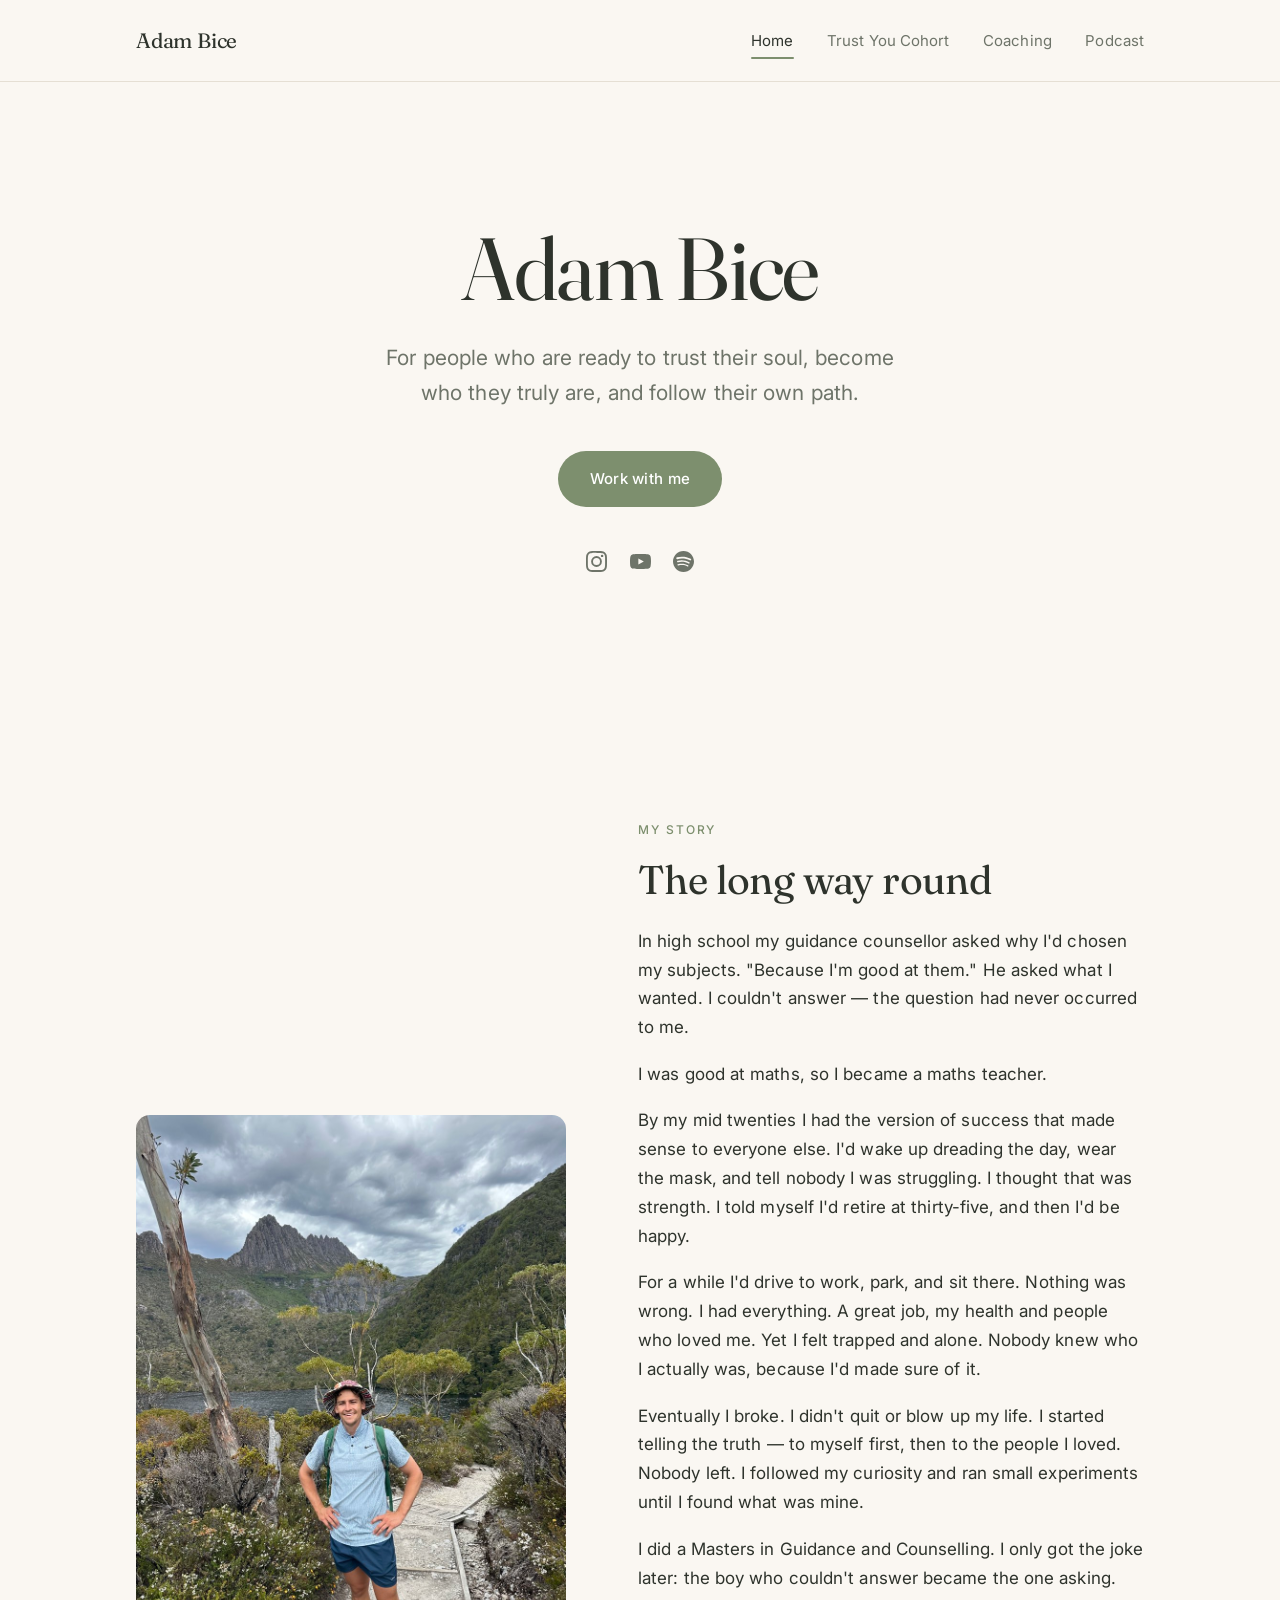
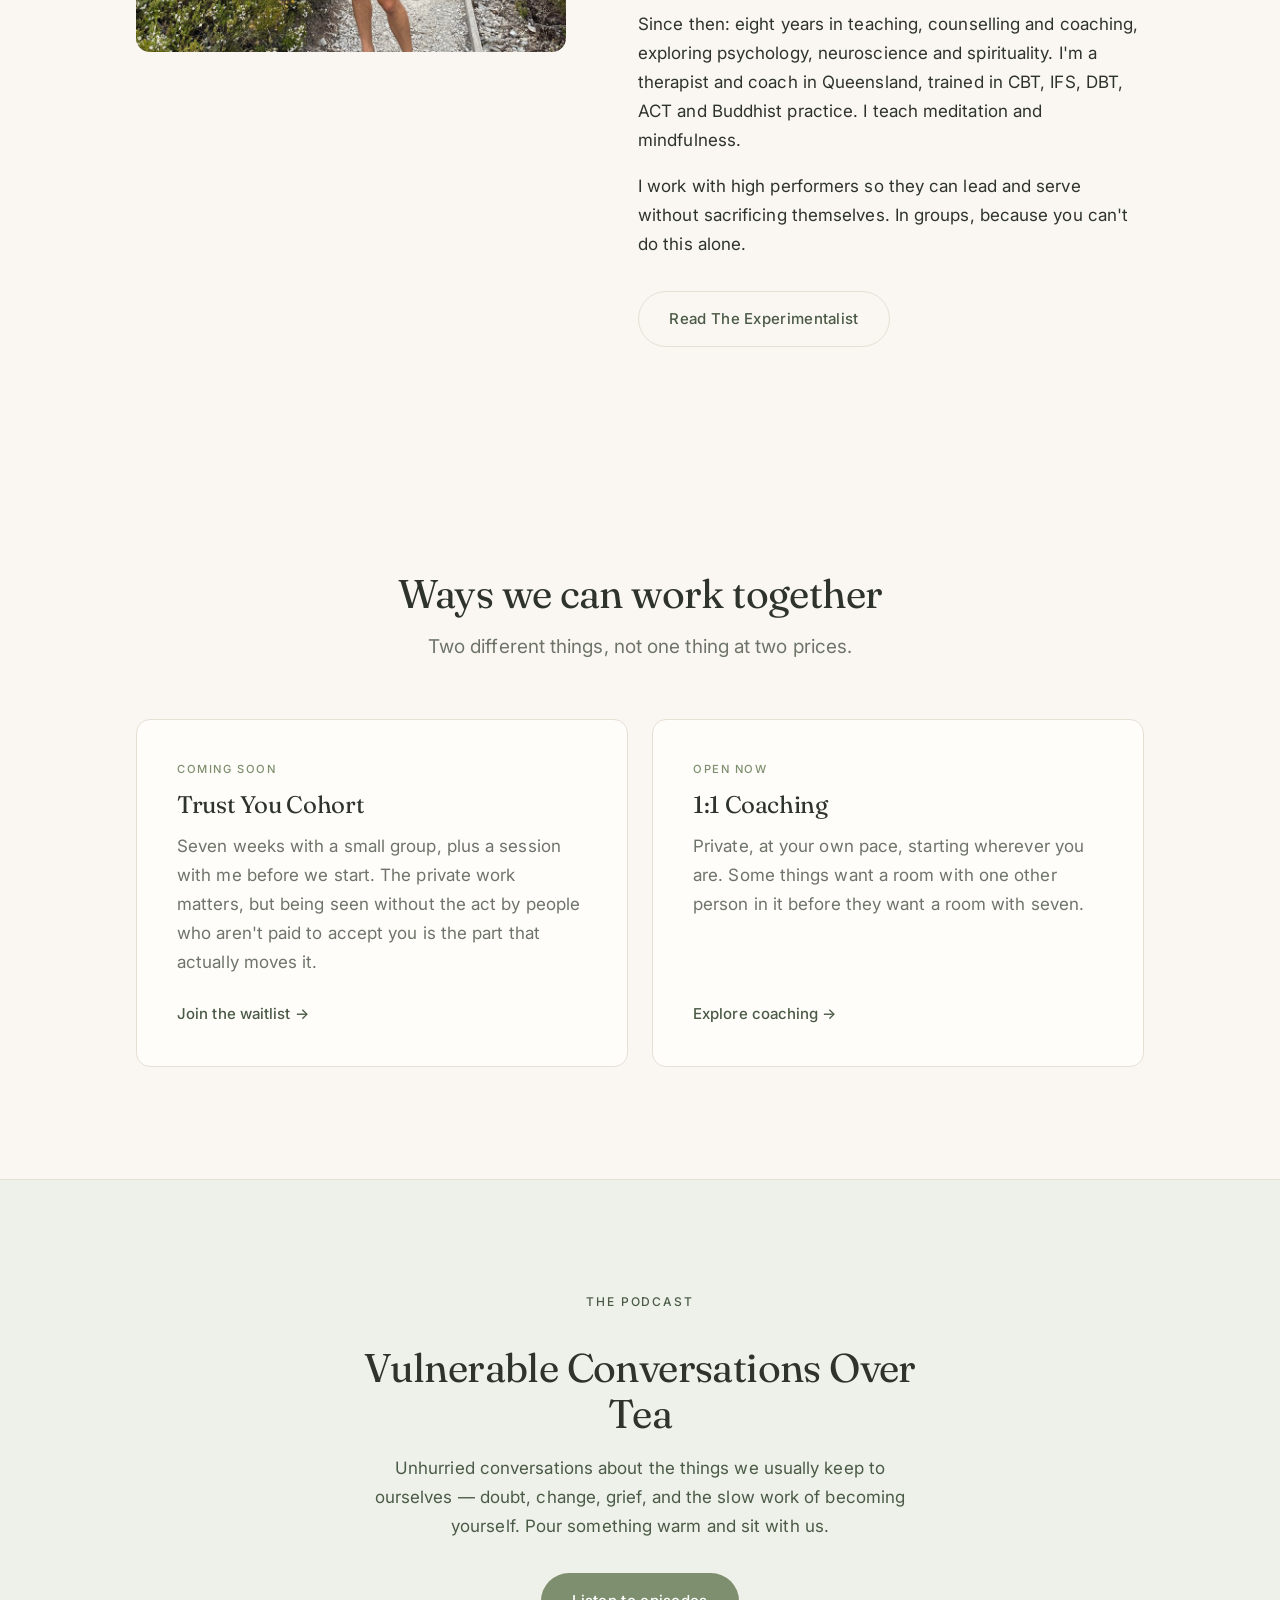
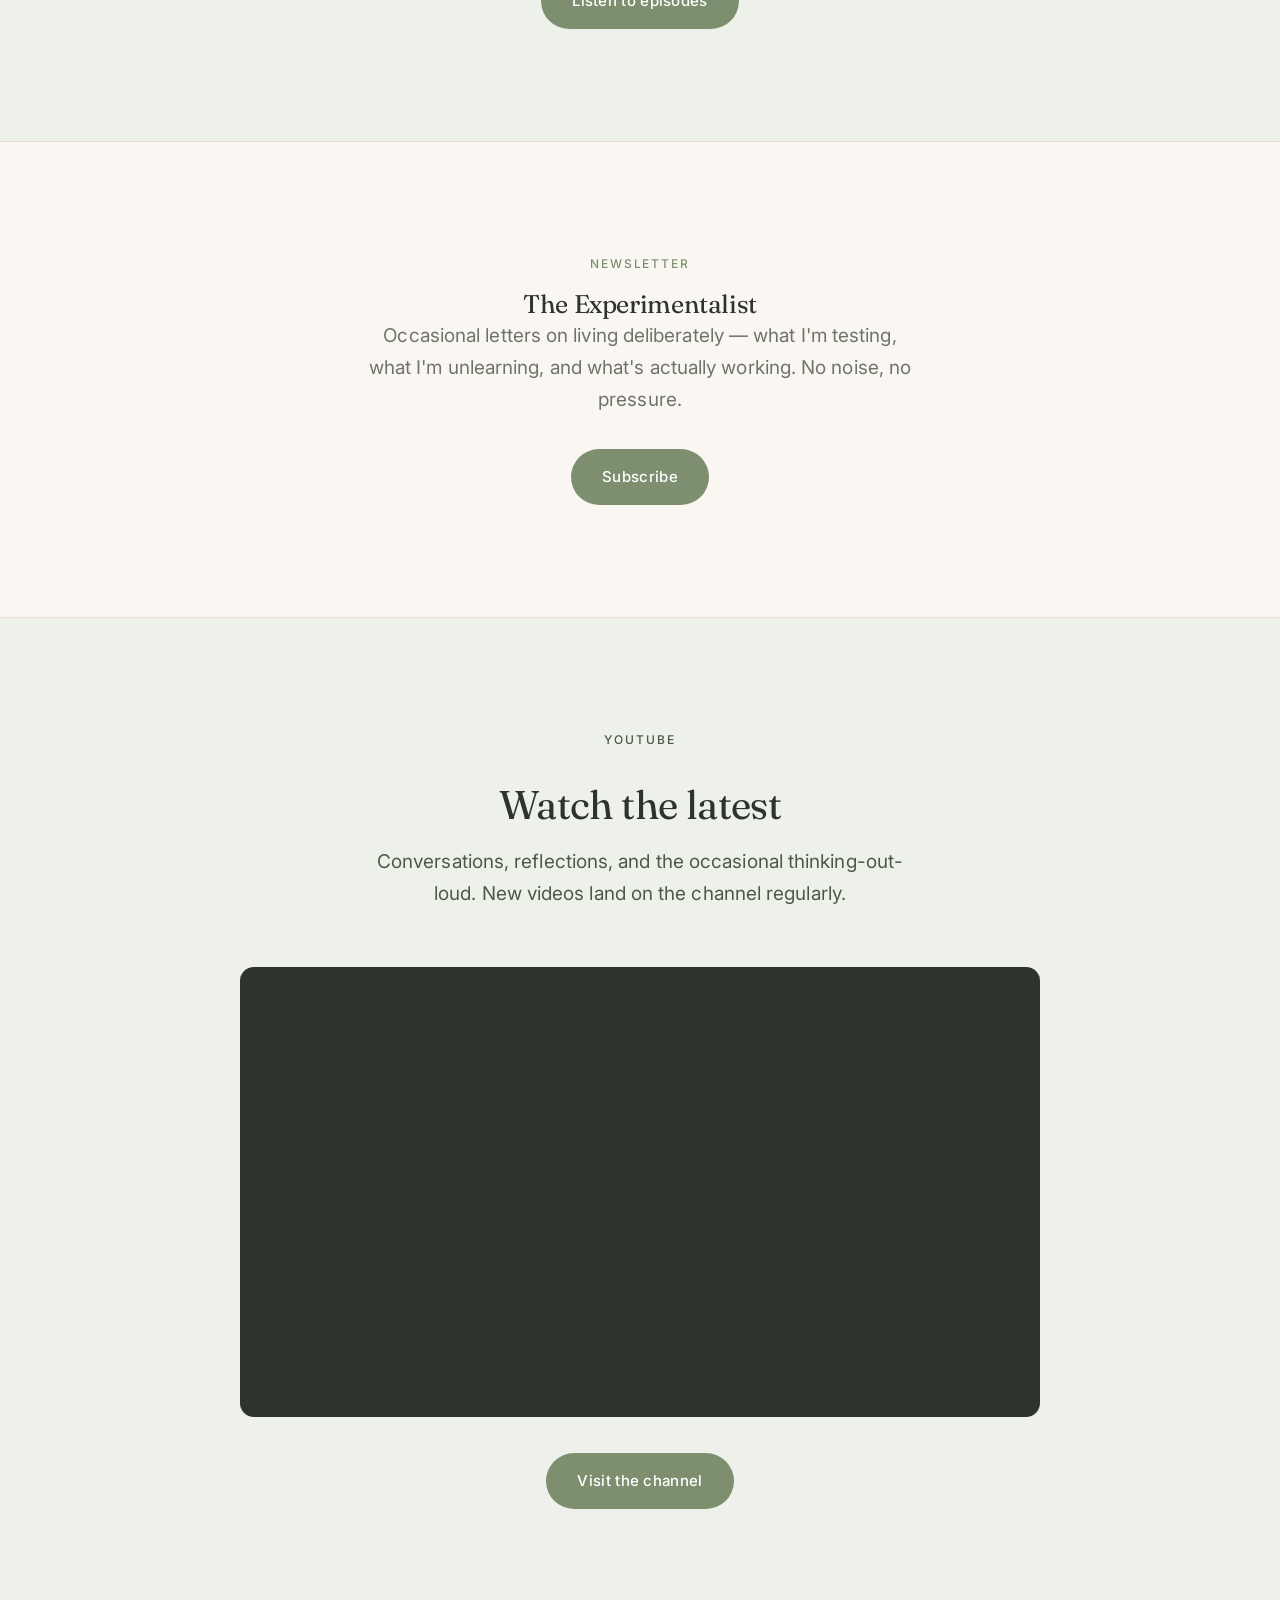
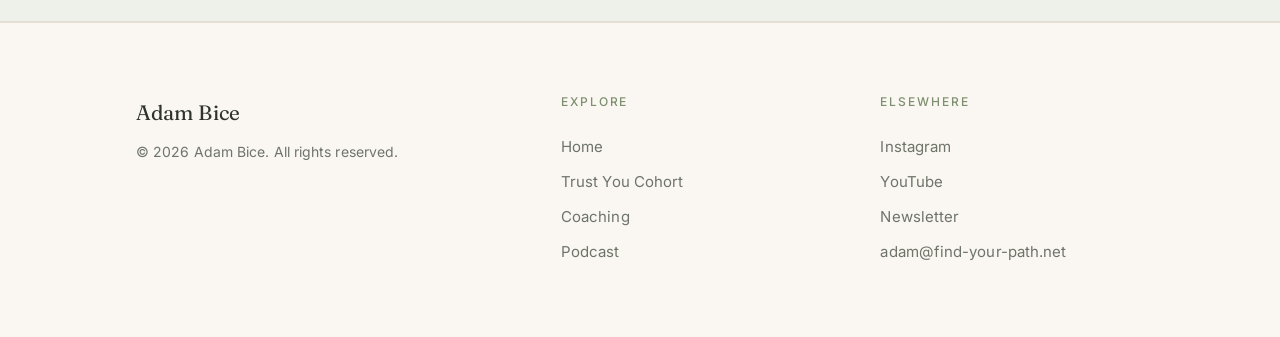
<file: index.html>
<!DOCTYPE html>
<html lang="en">
<head>
  <meta charset="UTF-8" />
  <meta name="viewport" content="width=device-width, initial-scale=1.0" />
  <title>Adam Bice — Therapist and Coach</title>
  <meta name="description" content="Adam Bice is a therapist and coach in Queensland, working with high performers so they can lead and serve without sacrificing themselves." />
  <link rel="preconnect" href="https://fonts.googleapis.com" />
  <link rel="preconnect" href="https://fonts.gstatic.com" crossorigin />
  <link href="https://fonts.googleapis.com/css2?family=Fraunces:opsz,wght@9..144,300..500&family=Inter:wght@400;500&display=swap" rel="stylesheet" />
  <link rel="stylesheet" href="./styles.css" />
</head>
<body>

  <!-- ===== Header (shared) ===== -->
  <header class="site-header">
    <div class="wrap header-inner">
      <a class="wordmark" href="./index.html">Adam Bice</a>
      <nav class="site-nav" aria-label="Main">
        <a href="./index.html" class="active" aria-current="page">Home</a>
        <a href="./trust-you-cohort.html">Trust You Cohort</a>
        <a href="./coaching.html">Coaching</a>
        <a href="./podcast.html">Podcast</a>
      </nav>
    </div>
  </header>

  <main>

    <!-- ===== Hero ===== -->
    <section class="hero">
      <div class="wrap">
        <h1>Adam Bice</h1>
        <p class="hero-tagline">
          For people who are ready to trust their soul, become who they truly
          are, and follow their own path.
        </p>
        <a class="btn btn-primary" href="./coaching.html">Work with me</a>
        <div class="socials">
          <a href="https://www.instagram.com/adambice_/" target="_blank" rel="noopener" aria-label="Instagram">
            <svg viewBox="0 0 24 24" fill="currentColor" aria-hidden="true"><path d="M12 0C8.74 0 8.333.015 7.053.072 5.775.132 4.905.333 4.14.63c-.789.306-1.459.717-2.126 1.384S.935 3.35.63 4.14C.333 4.905.131 5.775.072 7.053.012 8.333 0 8.74 0 12s.015 3.667.072 4.947c.06 1.277.261 2.148.558 2.913.306.788.717 1.459 1.384 2.126.667.666 1.336 1.079 2.126 1.384.766.296 1.636.499 2.913.558C8.333 23.988 8.74 24 12 24s3.667-.015 4.947-.072c1.277-.06 2.148-.262 2.913-.558.788-.306 1.459-.718 2.126-1.384.666-.667 1.079-1.335 1.384-2.126.296-.765.499-1.636.558-2.913.06-1.28.072-1.687.072-4.947s-.015-3.667-.072-4.947c-.06-1.277-.262-2.149-.558-2.913-.306-.789-.718-1.459-1.384-2.126C21.319 1.347 20.651.935 19.86.63c-.765-.297-1.636-.499-2.913-.558C15.667.012 15.26 0 12 0zm0 2.16c3.203 0 3.585.016 4.85.071 1.17.055 1.805.249 2.227.415.562.217.96.477 1.382.896.419.42.679.819.896 1.381.164.422.36 1.057.413 2.227.057 1.266.07 1.646.07 4.85s-.015 3.585-.074 4.85c-.061 1.17-.256 1.805-.421 2.227-.224.562-.479.96-.899 1.382-.419.419-.824.679-1.38.896-.42.164-1.065.36-2.235.413-1.274.057-1.649.07-4.859.07-3.211 0-3.586-.015-4.859-.074-1.171-.061-1.816-.256-2.236-.421-.569-.224-.96-.479-1.379-.899-.421-.419-.69-.824-.9-1.38-.165-.42-.359-1.065-.42-2.235-.045-1.26-.061-1.649-.061-4.844 0-3.196.016-3.586.061-4.861.061-1.17.255-1.814.42-2.234.21-.57.479-.96.9-1.381.419-.419.81-.689 1.379-.898.42-.166 1.051-.361 2.221-.421 1.275-.045 1.65-.06 4.859-.06l.045.03zm0 3.678a6.162 6.162 0 100 12.324 6.162 6.162 0 000-12.324zM12 16a4 4 0 110-8 4 4 0 010 8zm7.846-10.405a1.441 1.441 0 01-2.88 0 1.44 1.44 0 012.88 0z"/></svg>
          </a>
          <a href="https://www.youtube.com/@Adam-Bice" target="_blank" rel="noopener" aria-label="YouTube">
            <svg viewBox="0 0 24 24" fill="currentColor" aria-hidden="true"><path d="M23.498 6.186a3.016 3.016 0 0 0-2.122-2.136C19.505 3.545 12 3.545 12 3.545s-7.505 0-9.377.505A3.017 3.017 0 0 0 .502 6.186C0 8.07 0 12 0 12s0 3.93.502 5.814a3.016 3.016 0 0 0 2.122 2.136c1.871.505 9.376.505 9.376.505s7.505 0 9.377-.505a3.015 3.015 0 0 0 2.122-2.136C24 15.93 24 12 24 12s0-3.93-.502-5.814zM9.545 15.568V8.432L15.818 12l-6.273 3.568z"/></svg>
          </a>
          <a href="https://open.spotify.com/show/77pXWSdj5qZiYOIr7ZctzQ" target="_blank" rel="noopener" aria-label="Spotify">
            <svg viewBox="0 0 24 24" fill="currentColor" aria-hidden="true"><path d="M12 0C5.4 0 0 5.4 0 12s5.4 12 12 12 12-5.4 12-12S18.66 0 12 0zm5.521 17.34c-.24.359-.66.48-1.021.24-2.82-1.74-6.36-2.101-10.561-1.141-.418.122-.779-.179-.899-.539-.12-.421.18-.78.54-.9 4.56-1.021 8.52-.6 11.64 1.32.42.18.479.601.301.96zm1.44-3.3c-.301.42-.841.6-1.262.3-3.239-1.98-8.159-2.58-11.939-1.38-.479.12-1.02-.12-1.14-.6-.12-.48.12-1.021.6-1.141C9.6 9.9 15 10.561 18.72 12.84c.361.181.54.78.241 1.2zm.12-3.36C15.24 8.4 8.82 8.16 5.16 9.301c-.6.179-1.2-.181-1.38-.721-.18-.601.18-1.2.72-1.381 4.26-1.26 11.28-1.02 15.721 1.621.539.3.719 1.02.419 1.56-.299.421-1.02.599-1.559.3z"/></svg>
          </a>
        </div>
      </div>
    </section>

    <!-- ===== My story ===== -->
    <section class="section">
      <div class="wrap story">
        <div class="story-photo">
          <img src="./Photos/adam-web.jpg" alt="Adam Bice standing on a mountain trail beside a lake" width="900" height="1200" />
        </div>
        <div class="story-text">
          <p class="eyebrow">My story</p>
          <h2>The long way round</h2>
          <p>
            In high school my guidance counsellor asked why I'd chosen my
            subjects. "Because I'm good at them." He asked what I wanted. I
            couldn't answer — the question had never occurred to me.
          </p>
          <p>
            I was good at maths, so I became a maths teacher.
          </p>
          <p>
            By my mid twenties I had the version of success that made sense to
            everyone else. I'd wake up dreading the day, wear the mask, and tell
            nobody I was struggling. I thought that was strength. I told myself
            I'd retire at thirty-five, and then I'd be happy.
          </p>
          <p>
            For a while I'd drive to work, park, and sit there. Nothing was
            wrong. I had everything. A great job, my health and people who loved
            me. Yet I felt trapped and alone. Nobody knew who I actually was,
            because I'd made sure of it.
          </p>
          <p>
            Eventually I broke. I didn't quit or blow up my life. I started
            telling the truth — to myself first, then to the people I loved.
            Nobody left. I followed my curiosity and ran small experiments until
            I found what was mine.
          </p>
          <p>
            I did a Masters in Guidance and Counselling. I only got the joke
            later: the boy who couldn't answer became the one asking.
          </p>
          <p>
            Since then: eight years in teaching, counselling and coaching,
            exploring psychology, neuroscience and spirituality. I'm a therapist
            and coach in Queensland, trained in CBT, IFS, DBT, ACT and Buddhist
            practice. I teach meditation and mindfulness.
          </p>
          <p>
            I work with high performers so they can lead and serve without
            sacrificing themselves. In groups, because you can't do this alone.
          </p>
          <a class="btn btn-outline" href="https://theexperimentalist.crd.co" target="_blank" rel="noopener">
            Read The Experimentalist
          </a>
        </div>
      </div>
    </section>

    <!-- ===== Offerings ===== -->
    <section class="section">
      <div class="wrap">
        <div class="section-head">
          <h2>Ways we can work together</h2>
          <p class="lede">
            Two different things, not one thing at two prices.
          </p>
        </div>
        <div class="cards cards-2">
          <article class="card">
            <span class="card-tag">Coming soon</span>
            <h3>Trust You Cohort</h3>
            <p>
              Seven weeks with a small group, plus a session with me before we
              start. The private work matters, but being seen without the act by
              people who aren't paid to accept you is the part that actually
              moves it.
            </p>
            <a class="card-link" href="./trust-you-cohort.html">Join the waitlist</a>
          </article>
          <article class="card">
            <span class="card-tag">Open now</span>
            <h3>1:1 Coaching</h3>
            <p>
              Private, at your own pace, starting wherever you are. Some things
              want a room with one other person in it before they want a room
              with seven.
            </p>
            <a class="card-link" href="./coaching.html">Explore coaching</a>
          </article>
        </div>
      </div>
    </section>

    <!-- ===== Podcast teaser ===== -->
    <section class="band">
      <div class="wrap section band-inner">
        <p class="eyebrow">The podcast</p>
        <h2>Vulnerable Conversations Over Tea</h2>
        <p>
          Unhurried conversations about the things we usually keep to ourselves —
          doubt, change, grief, and the slow work of becoming yourself. Pour
          something warm and sit with us.
        </p>
        <div class="band-actions">
          <a class="btn btn-primary" href="./podcast.html">Listen to episodes</a>
        </div>
      </div>
    </section>

    <!-- ===== Newsletter CTA ===== -->
    <section class="section">
      <div class="wrap band-inner">
        <p class="eyebrow">Newsletter</p>
        <h2>The Experimentalist</h2>
        <p class="lede newsletter-copy">
          Occasional letters on living deliberately — what I'm testing, what I'm
          unlearning, and what's actually working. No noise, no pressure.
        </p>
        <div class="band-actions">
          <a class="btn btn-primary" href="https://theexperimentalist.crd.co" target="_blank" rel="noopener">
            Subscribe
          </a>
        </div>
      </div>
    </section>

    <!-- ===== YouTube ===== -->
    <section class="band">
      <div class="wrap section">
        <div class="section-head">
          <p class="eyebrow">YouTube</p>
          <h2>Watch the latest</h2>
          <p class="lede">
            Conversations, reflections, and the occasional thinking-out-loud.
            New videos land on the channel regularly.
          </p>
        </div>
        <div class="video-embed">
          <iframe src="https://www.youtube-nocookie.com/embed/videoseries?list=UUK2C-ND3ix97nrIom3muUjQ" title="Adam Bice on YouTube" allow="accelerometer; clipboard-write; encrypted-media; gyroscope; picture-in-picture; web-share" referrerpolicy="strict-origin-when-cross-origin" allowfullscreen loading="lazy"></iframe>
        </div>
        <div class="band-actions video-actions">
          <a class="btn btn-primary" href="https://www.youtube.com/@Adam-Bice" target="_blank" rel="noopener">
            Visit the channel
          </a>
        </div>
      </div>
    </section>

  </main>

  <!-- ===== Footer (shared) ===== -->
  <footer class="site-footer">
    <div class="wrap footer-inner">
      <div class="footer-brand">
        <p class="footer-name">Adam Bice</p>
        <p class="footer-copy">&copy; <span id="year">2026</span> Adam Bice. All rights reserved.</p>
      </div>
      <nav class="footer-col" aria-label="Footer">
        <h2 class="footer-heading">Explore</h2>
        <a href="./index.html">Home</a>
        <a href="./trust-you-cohort.html">Trust You Cohort</a>
        <a href="./coaching.html">Coaching</a>
        <a href="./podcast.html">Podcast</a>
      </nav>
      <div class="footer-col">
        <h2 class="footer-heading">Elsewhere</h2>
        <a href="https://www.instagram.com/adambice_/" target="_blank" rel="noopener">Instagram</a>
        <a href="https://www.youtube.com/@Adam-Bice" target="_blank" rel="noopener">YouTube</a>
        <a href="https://theexperimentalist.crd.co" target="_blank" rel="noopener">Newsletter</a>
        <a href="mailto:adam@find-your-path.net">adam@find-your-path.net</a>
      </div>
    </div>
  </footer>

  <script>
    document.getElementById('year').textContent = new Date().getFullYear();
  </script>

</body>
</html>
</file>
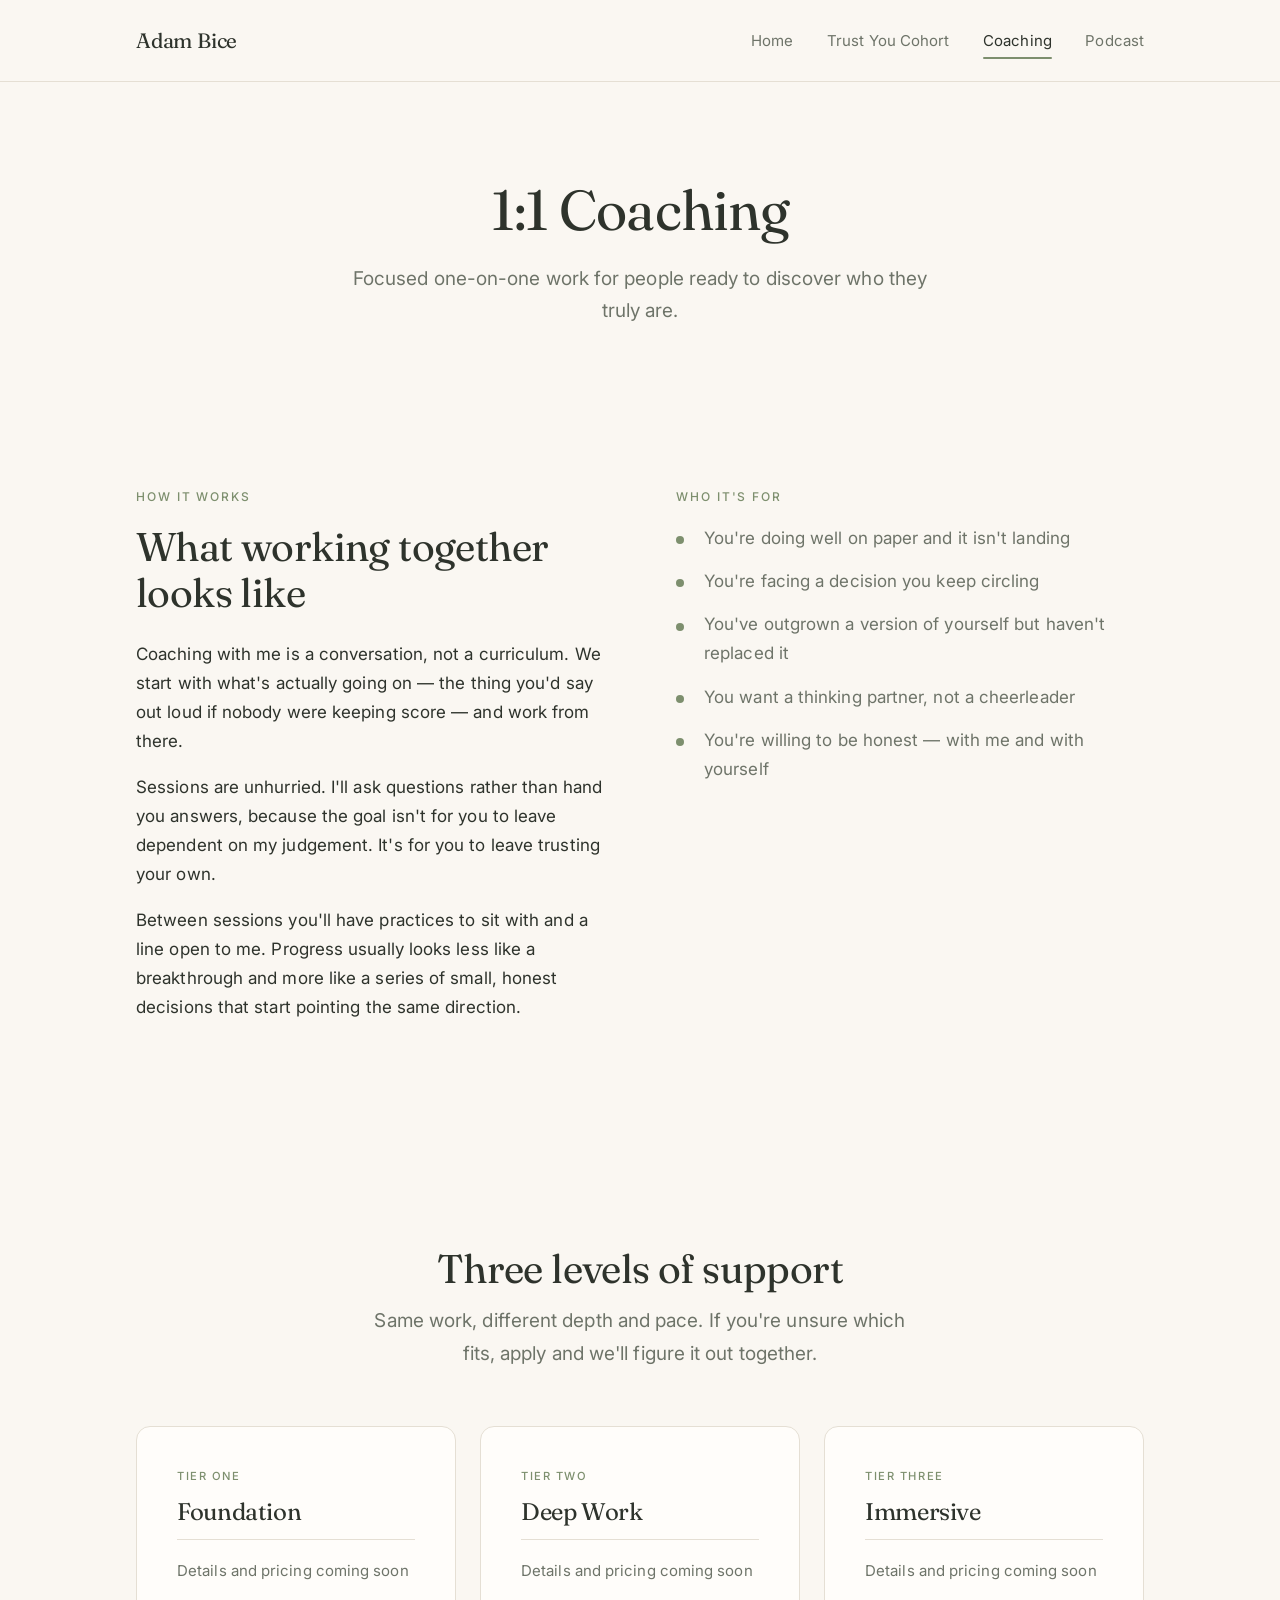
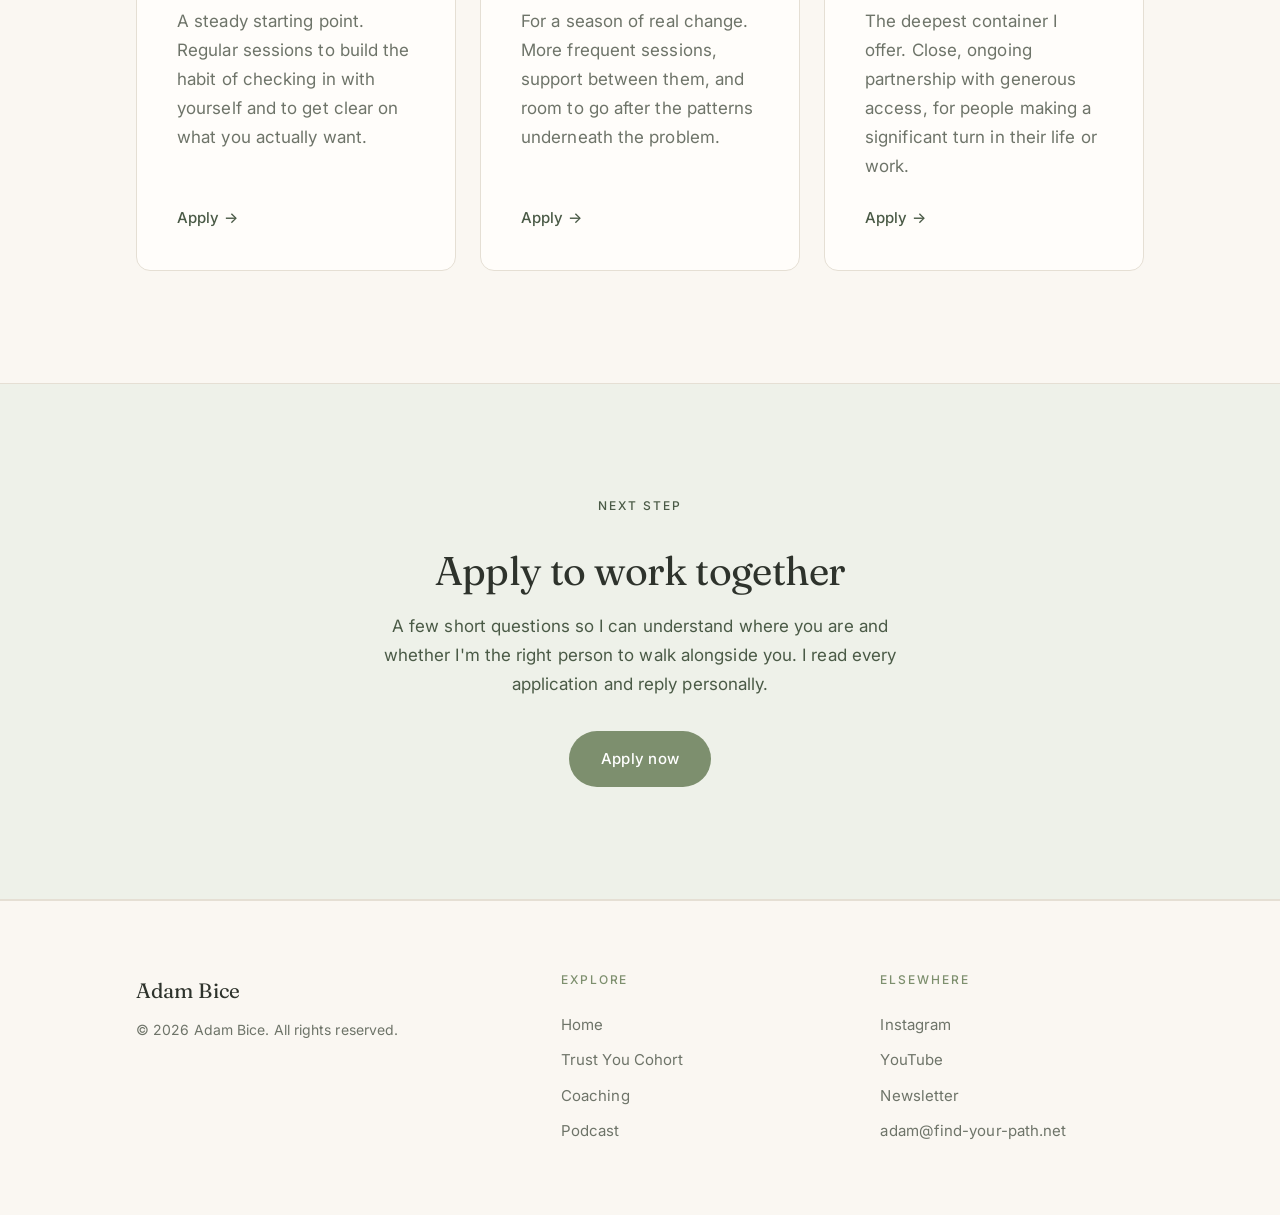
<file: coaching.html>
<!DOCTYPE html>
<html lang="en">
<head>
  <meta charset="UTF-8" />
  <meta name="viewport" content="width=device-width, initial-scale=1.0" />
  <title>Coaching — Adam Bice</title>
  <meta name="description" content="One-on-one coaching with Adam Bice, in three levels of support. Apply to work together." />
  <link rel="preconnect" href="https://fonts.googleapis.com" />
  <link rel="preconnect" href="https://fonts.gstatic.com" crossorigin />
  <link href="https://fonts.googleapis.com/css2?family=Fraunces:opsz,wght@9..144,300..500&family=Inter:wght@400;500&display=swap" rel="stylesheet" />
  <link rel="stylesheet" href="./styles.css" />
</head>
<body>

  <!-- ===== Header (shared) ===== -->
  <header class="site-header">
    <div class="wrap header-inner">
      <a class="wordmark" href="./index.html">Adam Bice</a>
      <nav class="site-nav" aria-label="Main">
        <a href="./index.html">Home</a>
        <a href="./trust-you-cohort.html">Trust You Cohort</a>
        <a href="./coaching.html" class="active" aria-current="page">Coaching</a>
        <a href="./podcast.html">Podcast</a>
      </nav>
    </div>
  </header>

  <main>

    <!-- ===== Intro ===== -->
    <section class="page-intro">
      <div class="wrap">
        <h1>1:1 Coaching</h1>
        <p class="lede">
          Focused one-on-one work for people ready to discover who they truly
          are.
        </p>
      </div>
    </section>

    <!-- ===== Overview ===== -->
    <section class="section">
      <div class="wrap story story-split">
        <div class="story-text">
          <p class="eyebrow">How it works</p>
          <h2>What working together looks like</h2>
          <p>
            Coaching with me is a conversation, not a curriculum. We start with
            what's actually going on — the thing you'd say out loud if nobody
            were keeping score — and work from there.
          </p>
          <p>
            Sessions are unhurried. I'll ask questions rather than hand you
            answers, because the goal isn't for you to leave dependent on my
            judgement. It's for you to leave trusting your own.
          </p>
          <p>
            Between sessions you'll have practices to sit with and a line open
            to me. Progress usually looks less like a breakthrough and more
            like a series of small, honest decisions that start pointing the
            same direction.
          </p>
        </div>
        <div class="story-text">
          <p class="eyebrow">Who it's for</p>
          <ul class="checklist">
            <li>You're doing well on paper and it isn't landing</li>
            <li>You're facing a decision you keep circling</li>
            <li>You've outgrown a version of yourself but haven't replaced it</li>
            <li>You want a thinking partner, not a cheerleader</li>
            <li>You're willing to be honest — with me and with yourself</li>
          </ul>
        </div>
      </div>
    </section>

    <!-- ===== Tiers ===== -->
    <section class="section">
      <div class="wrap">
        <div class="section-head">
          <h2>Three levels of support</h2>
          <p class="lede">
            Same work, different depth and pace. If you're unsure which fits,
            apply and we'll figure it out together.
          </p>
        </div>
        <div class="cards cards-3">
          <article class="card">
            <span class="card-tag">Tier one</span>
            <h3>Foundation</h3>
            <p class="card-meta">Details and pricing coming soon</p>
            <p>
              A steady starting point. Regular sessions to build the habit of
              checking in with yourself and to get clear on what you actually
              want.
            </p>
            <a class="card-link" href="https://docs.google.com/forms/d/e/1FAIpQLSdmIrrINOMFSwRiFHUm7fOLxvghau4mjm9skzb4bmXss6wtCA/viewform?usp=sharing&amp;ouid=118342639639657122834" target="_blank" rel="noopener">Apply</a>
          </article>
          <article class="card">
            <span class="card-tag">Tier two</span>
            <h3>Deep Work</h3>
            <p class="card-meta">Details and pricing coming soon</p>
            <p>
              For a season of real change. More frequent sessions, support
              between them, and room to go after the patterns underneath the
              problem.
            </p>
            <a class="card-link" href="https://docs.google.com/forms/d/e/1FAIpQLSdmIrrINOMFSwRiFHUm7fOLxvghau4mjm9skzb4bmXss6wtCA/viewform?usp=sharing&amp;ouid=118342639639657122834" target="_blank" rel="noopener">Apply</a>
          </article>
          <article class="card">
            <span class="card-tag">Tier three</span>
            <h3>Immersive</h3>
            <p class="card-meta">Details and pricing coming soon</p>
            <p>
              The deepest container I offer. Close, ongoing partnership with
              generous access, for people making a significant turn in their
              life or work.
            </p>
            <a class="card-link" href="https://docs.google.com/forms/d/e/1FAIpQLSdmIrrINOMFSwRiFHUm7fOLxvghau4mjm9skzb4bmXss6wtCA/viewform?usp=sharing&amp;ouid=118342639639657122834" target="_blank" rel="noopener">Apply</a>
          </article>
        </div>
      </div>
    </section>

    <!-- ===== Apply CTA ===== -->
    <section class="band">
      <div class="wrap section band-inner">
        <p class="eyebrow">Next step</p>
        <h2>Apply to work together</h2>
        <p>
          A few short questions so I can understand where you are and whether
          I'm the right person to walk alongside you. I read every application
          and reply personally.
        </p>
        <div class="band-actions">
          <a class="btn btn-primary" href="https://docs.google.com/forms/d/e/1FAIpQLSdmIrrINOMFSwRiFHUm7fOLxvghau4mjm9skzb4bmXss6wtCA/viewform?usp=sharing&amp;ouid=118342639639657122834" target="_blank" rel="noopener">
            Apply now
          </a>
        </div>
      </div>
    </section>

  </main>

  <!-- ===== Footer (shared) ===== -->
  <footer class="site-footer">
    <div class="wrap footer-inner">
      <div class="footer-brand">
        <p class="footer-name">Adam Bice</p>
        <p class="footer-copy">&copy; <span id="year">2026</span> Adam Bice. All rights reserved.</p>
      </div>
      <nav class="footer-col" aria-label="Footer">
        <h2 class="footer-heading">Explore</h2>
        <a href="./index.html">Home</a>
        <a href="./trust-you-cohort.html">Trust You Cohort</a>
        <a href="./coaching.html">Coaching</a>
        <a href="./podcast.html">Podcast</a>
      </nav>
      <div class="footer-col">
        <h2 class="footer-heading">Elsewhere</h2>
        <a href="https://www.instagram.com/adambice_/" target="_blank" rel="noopener">Instagram</a>
        <a href="https://www.youtube.com/@Adam-Bice" target="_blank" rel="noopener">YouTube</a>
        <a href="https://theexperimentalist.crd.co" target="_blank" rel="noopener">Newsletter</a>
        <a href="mailto:adam@find-your-path.net">adam@find-your-path.net</a>
      </div>
    </div>
  </footer>

  <script>
    document.getElementById('year').textContent = new Date().getFullYear();
  </script>

</body>
</html>
</file>
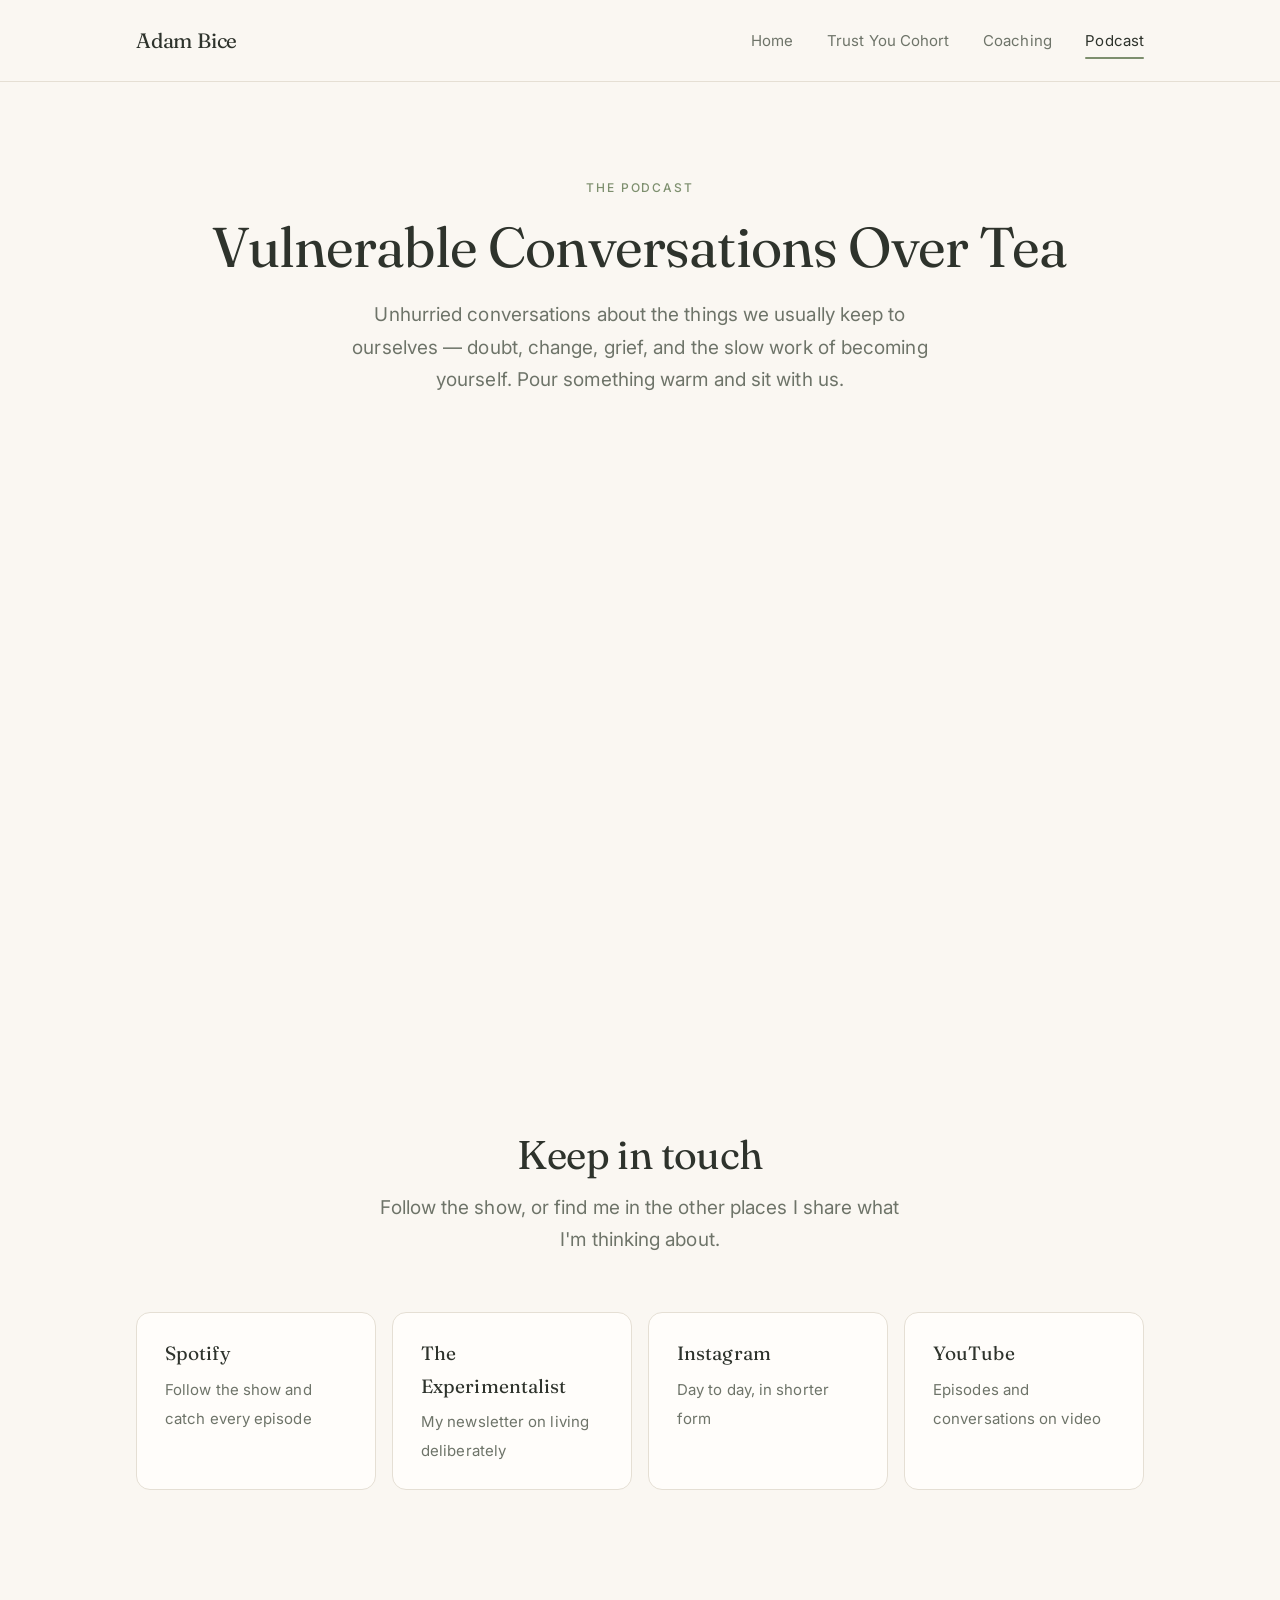
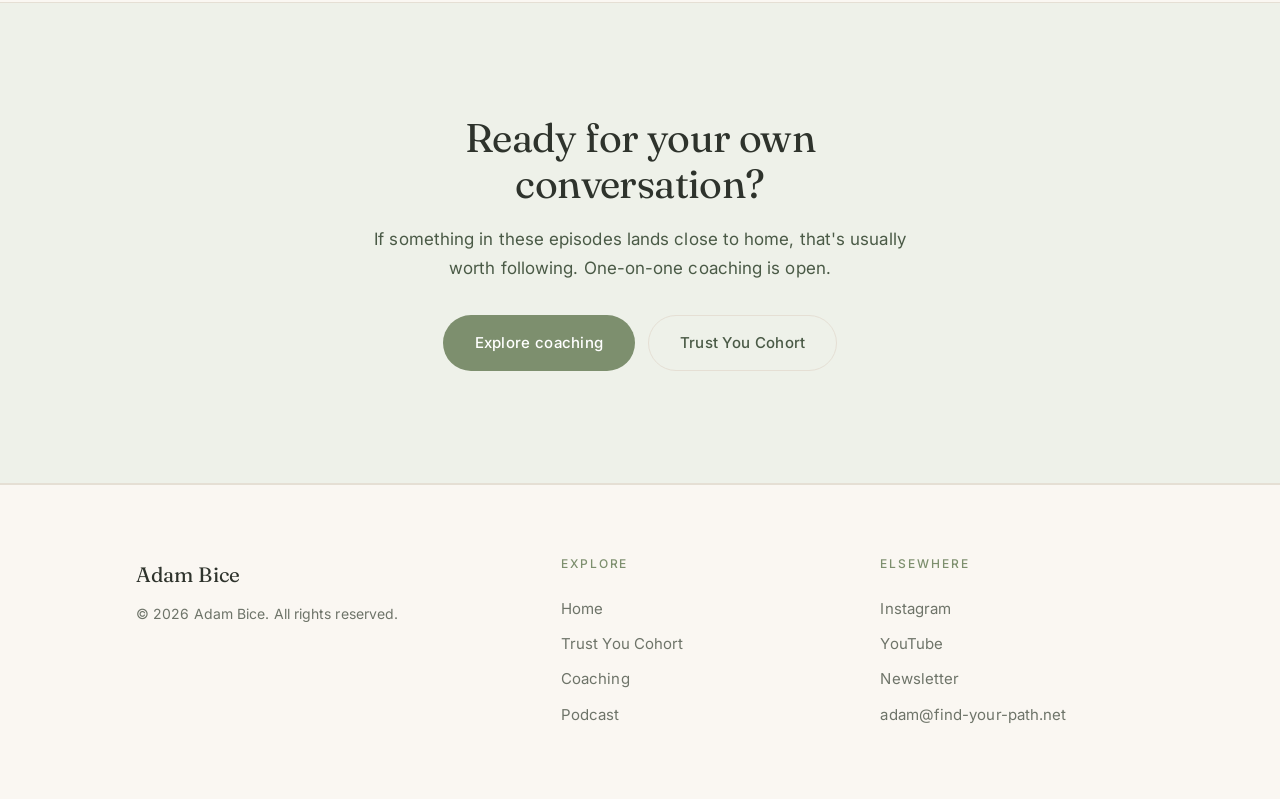
<file: podcast.html>
<!DOCTYPE html>
<html lang="en">
<head>
  <meta charset="UTF-8" />
  <meta name="viewport" content="width=device-width, initial-scale=1.0" />
  <title>Vulnerable Conversations Over Tea — Adam Bice</title>
  <meta name="description" content="Vulnerable Conversations Over Tea — unhurried conversations about the things we usually keep to ourselves. A podcast by Adam Bice." />
  <link rel="preconnect" href="https://fonts.googleapis.com" />
  <link rel="preconnect" href="https://fonts.gstatic.com" crossorigin />
  <link href="https://fonts.googleapis.com/css2?family=Fraunces:opsz,wght@9..144,300..500&family=Inter:wght@400;500&display=swap" rel="stylesheet" />
  <link rel="stylesheet" href="./styles.css" />
</head>
<body>

  <!-- ===== Header (shared) ===== -->
  <header class="site-header">
    <div class="wrap header-inner">
      <a class="wordmark" href="./index.html">Adam Bice</a>
      <nav class="site-nav" aria-label="Main">
        <a href="./index.html">Home</a>
        <a href="./trust-you-cohort.html">Trust You Cohort</a>
        <a href="./coaching.html">Coaching</a>
        <a href="./podcast.html" class="active" aria-current="page">Podcast</a>
      </nav>
    </div>
  </header>

  <main>

    <!-- ===== Intro ===== -->
    <section class="page-intro">
      <div class="wrap">
        <p class="eyebrow">The podcast</p>
        <h1>Vulnerable Conversations Over Tea</h1>
        <p class="lede">
          Unhurried conversations about the things we usually keep to ourselves —
          doubt, change, grief, and the slow work of becoming yourself. Pour
          something warm and sit with us.
        </p>
      </div>
    </section>

    <!-- ===== Player ===== -->
    <section class="section">
      <div class="wrap">
        <div class="embed">
          <iframe data-testid="embed-iframe" style="border-radius:12px" src="https://open.spotify.com/embed/show/77pXWSdj5qZiYOIr7ZctzQ?utm_source=generator&si=d8193342af9c435f" width="100%" height="352" frameBorder="0" allowfullscreen="" allow="autoplay; clipboard-write; encrypted-media; fullscreen; picture-in-picture" loading="lazy"></iframe>
        </div>
      </div>
    </section>

    <!-- ===== Links ===== -->
    <section class="section">
      <div class="wrap">
        <div class="section-head">
          <h2>Keep in touch</h2>
          <p class="lede">
            Follow the show, or find me in the other places I share what I'm
            thinking about.
          </p>
        </div>
        <div class="link-grid">
          <a class="link-card" href="https://open.spotify.com/show/77pXWSdj5qZiYOIr7ZctzQ" target="_blank" rel="noopener">
            <strong>Spotify</strong>
            <span>Follow the show and catch every episode</span>
          </a>
          <a class="link-card" href="https://theexperimentalist.crd.co" target="_blank" rel="noopener">
            <strong>The Experimentalist</strong>
            <span>My newsletter on living deliberately</span>
          </a>
          <a class="link-card" href="https://www.instagram.com/adambice_/" target="_blank" rel="noopener">
            <strong>Instagram</strong>
            <span>Day to day, in shorter form</span>
          </a>
          <a class="link-card" href="https://www.youtube.com/@Adam-Bice" target="_blank" rel="noopener">
            <strong>YouTube</strong>
            <span>Episodes and conversations on video</span>
          </a>
        </div>
      </div>
    </section>

    <!-- ===== CTA ===== -->
    <section class="band">
      <div class="wrap section band-inner">
        <h2>Ready for your own conversation?</h2>
        <p>
          If something in these episodes lands close to home, that's usually
          worth following. One-on-one coaching is open.
        </p>
        <div class="band-actions">
          <a class="btn btn-primary" href="./coaching.html">Explore coaching</a>
          <a class="btn btn-outline" href="./trust-you-cohort.html">Trust You Cohort</a>
        </div>
      </div>
    </section>

  </main>

  <!-- ===== Footer (shared) ===== -->
  <footer class="site-footer">
    <div class="wrap footer-inner">
      <div class="footer-brand">
        <p class="footer-name">Adam Bice</p>
        <p class="footer-copy">&copy; <span id="year">2026</span> Adam Bice. All rights reserved.</p>
      </div>
      <nav class="footer-col" aria-label="Footer">
        <h2 class="footer-heading">Explore</h2>
        <a href="./index.html">Home</a>
        <a href="./trust-you-cohort.html">Trust You Cohort</a>
        <a href="./coaching.html">Coaching</a>
        <a href="./podcast.html">Podcast</a>
      </nav>
      <div class="footer-col">
        <h2 class="footer-heading">Elsewhere</h2>
        <a href="https://www.instagram.com/adambice_/" target="_blank" rel="noopener">Instagram</a>
        <a href="https://www.youtube.com/@Adam-Bice" target="_blank" rel="noopener">YouTube</a>
        <a href="https://theexperimentalist.crd.co" target="_blank" rel="noopener">Newsletter</a>
        <a href="mailto:adam@find-your-path.net">adam@find-your-path.net</a>
      </div>
    </div>
  </footer>

  <script>
    document.getElementById('year').textContent = new Date().getFullYear();
  </script>

</body>
</html>
</file>
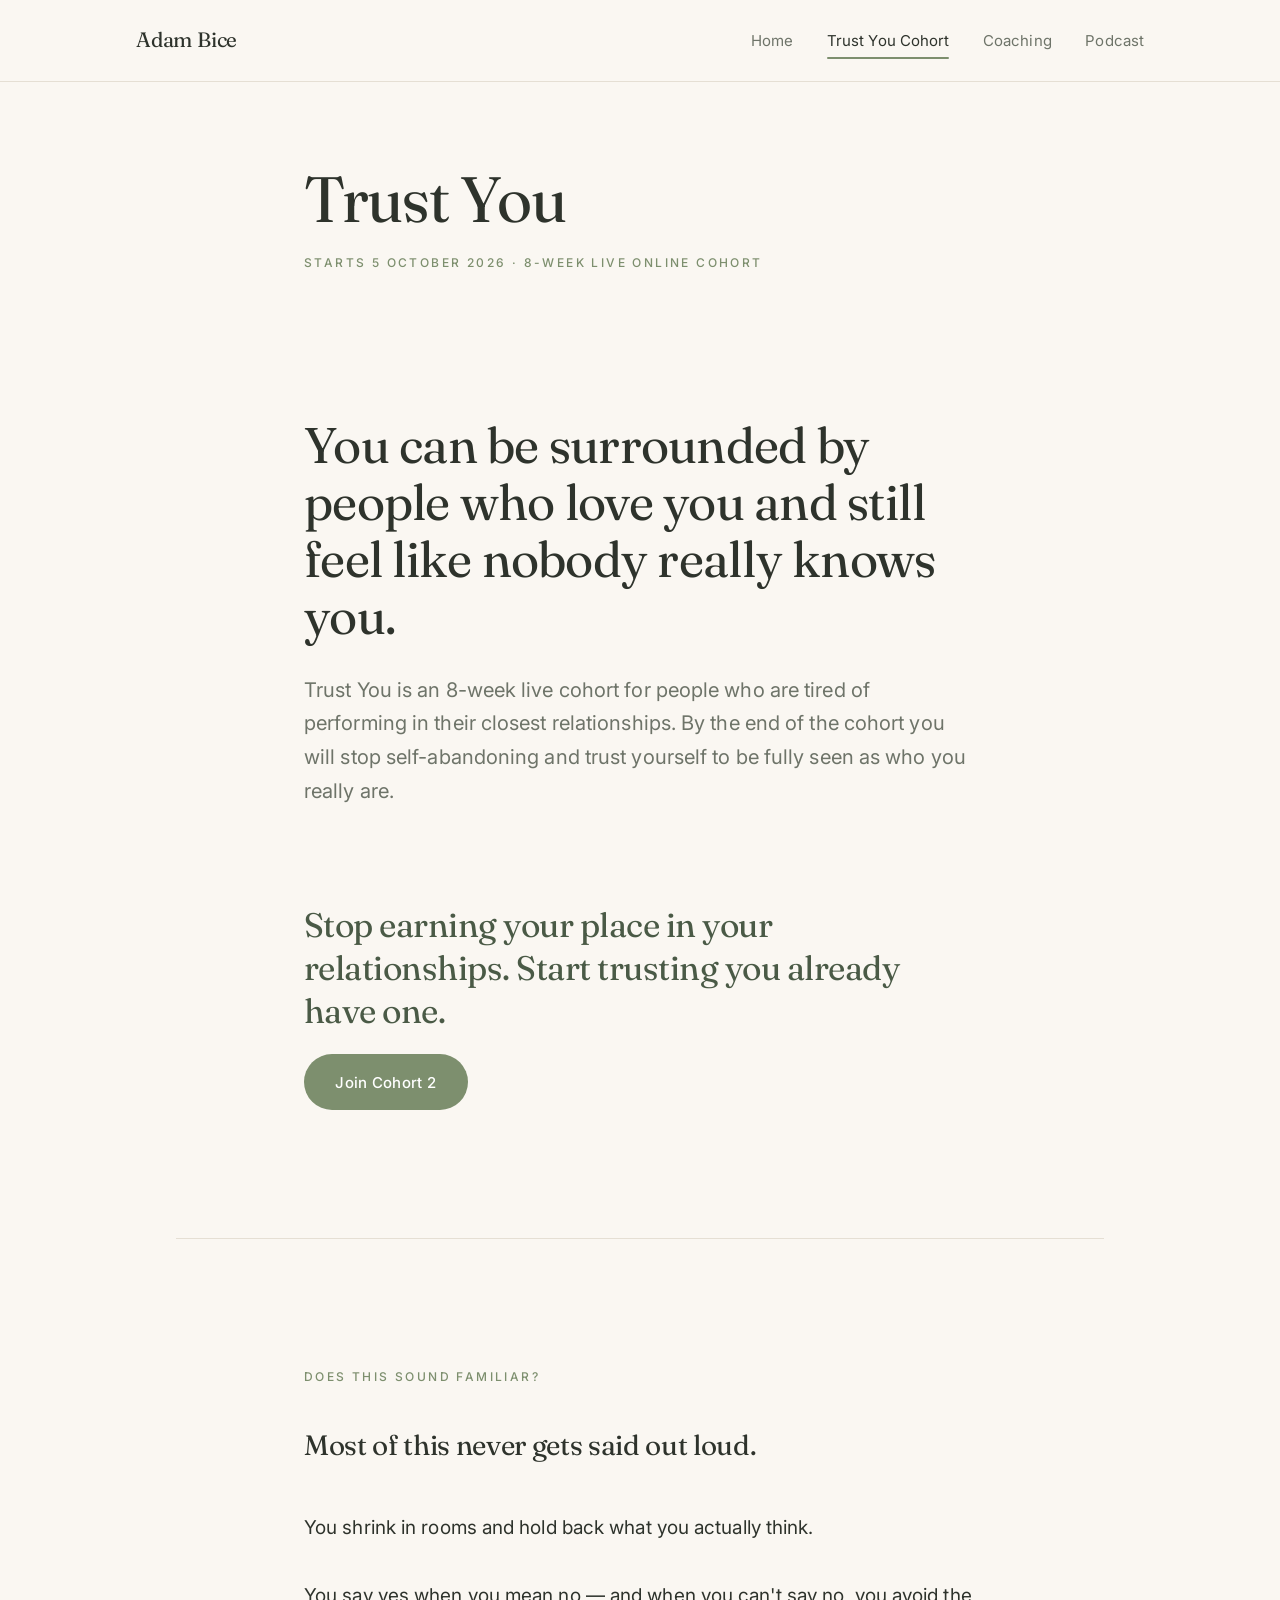
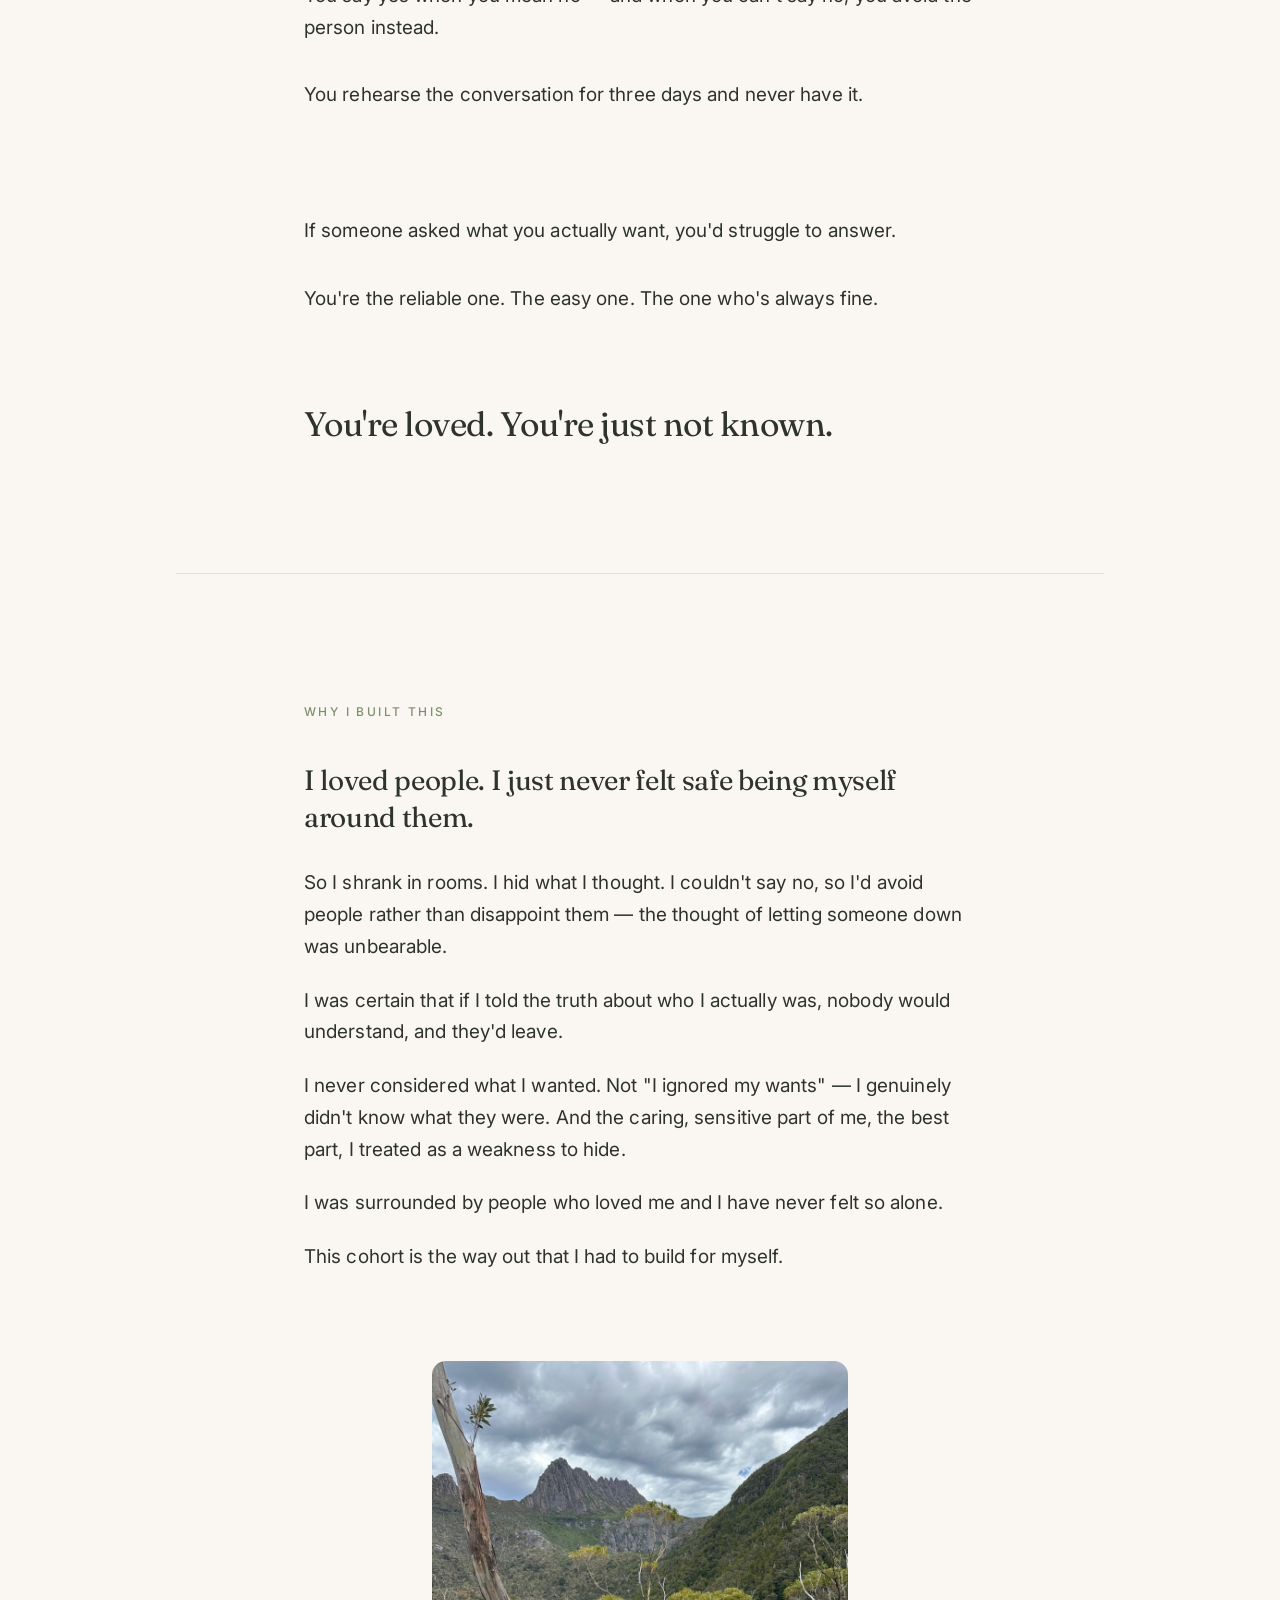
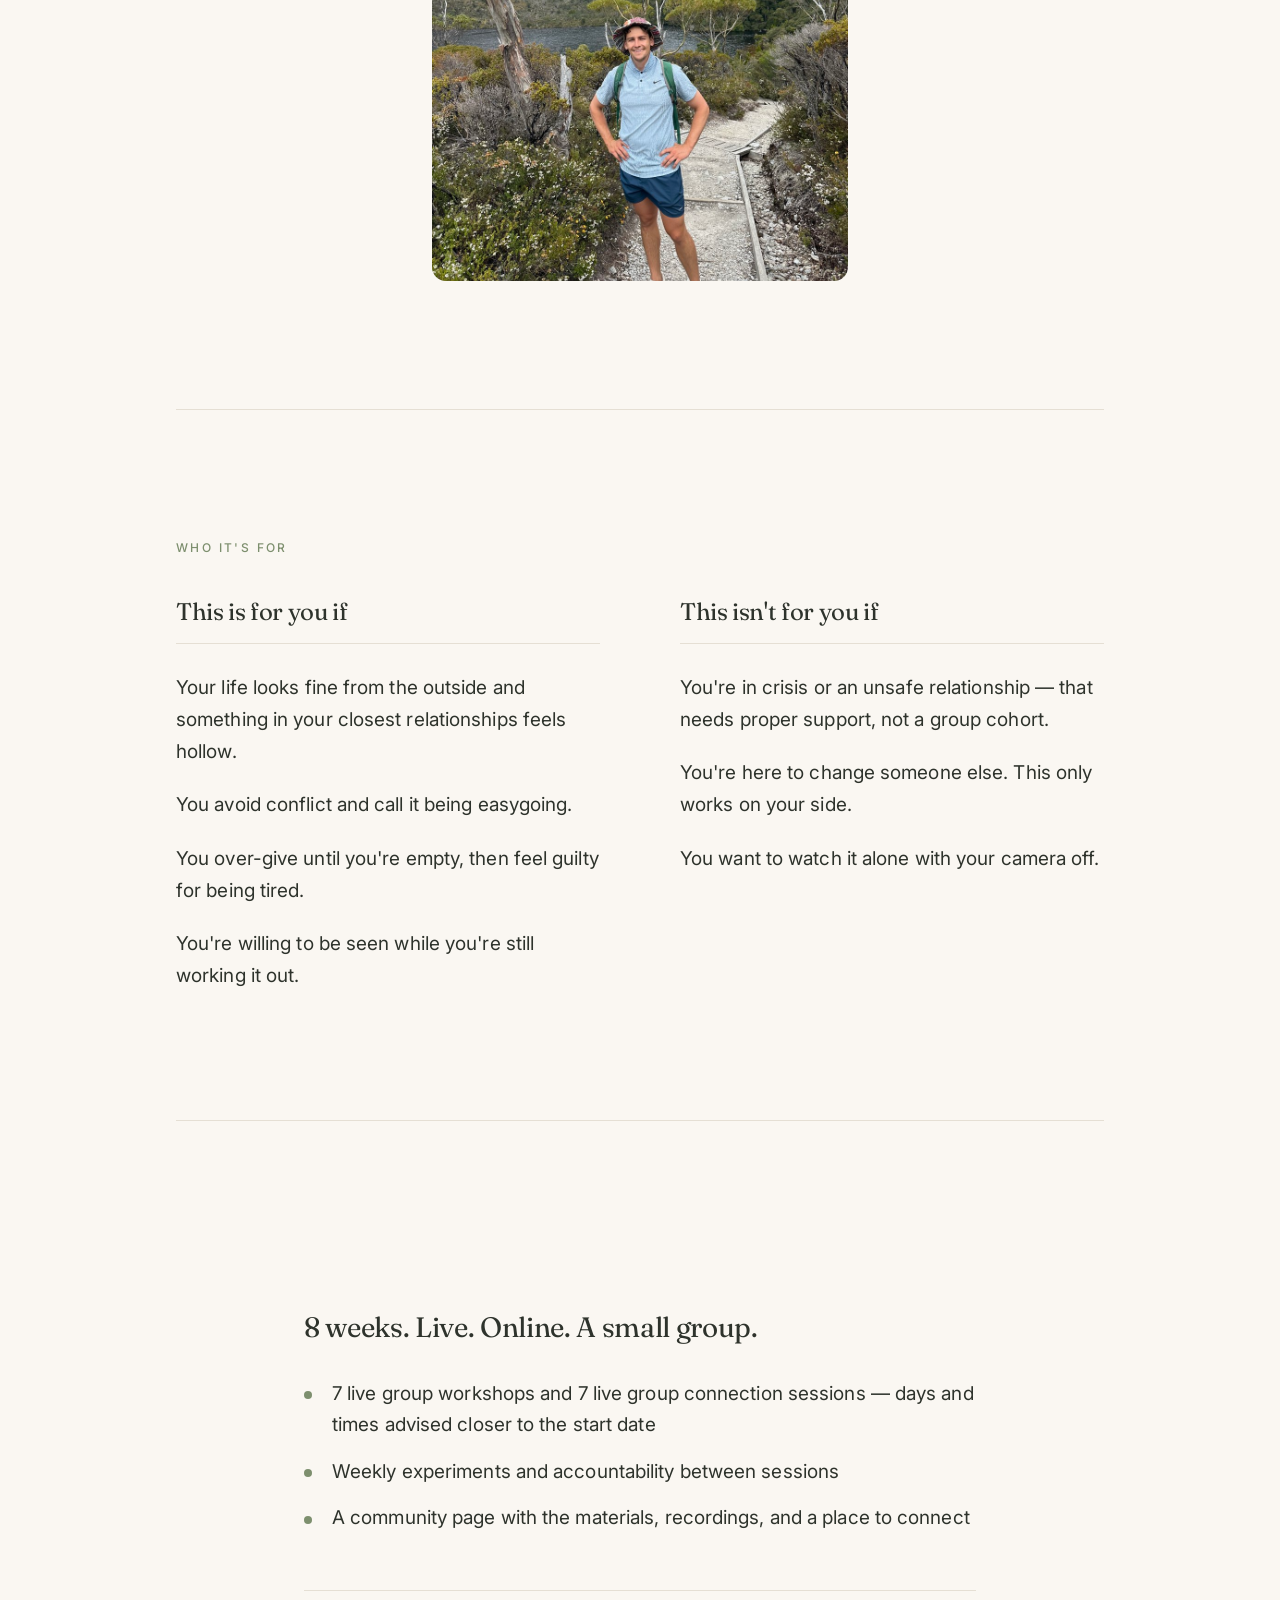
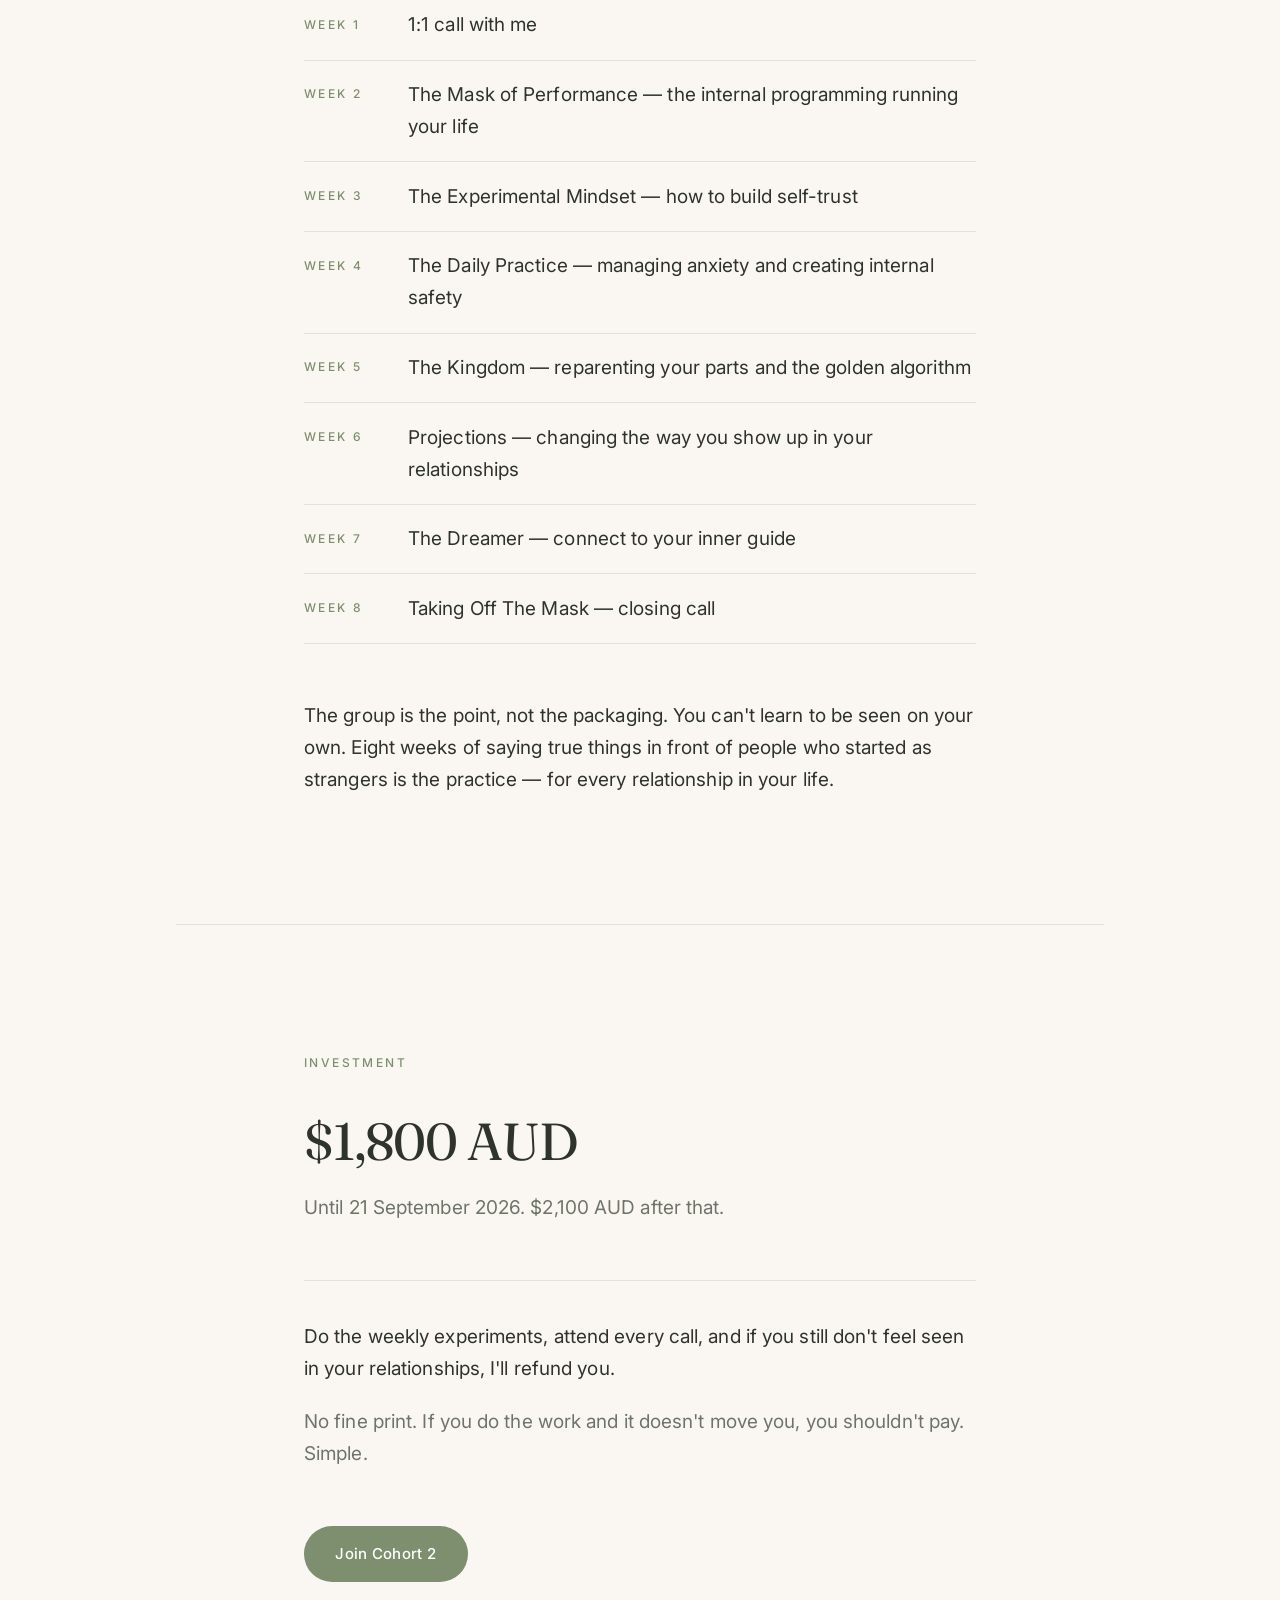
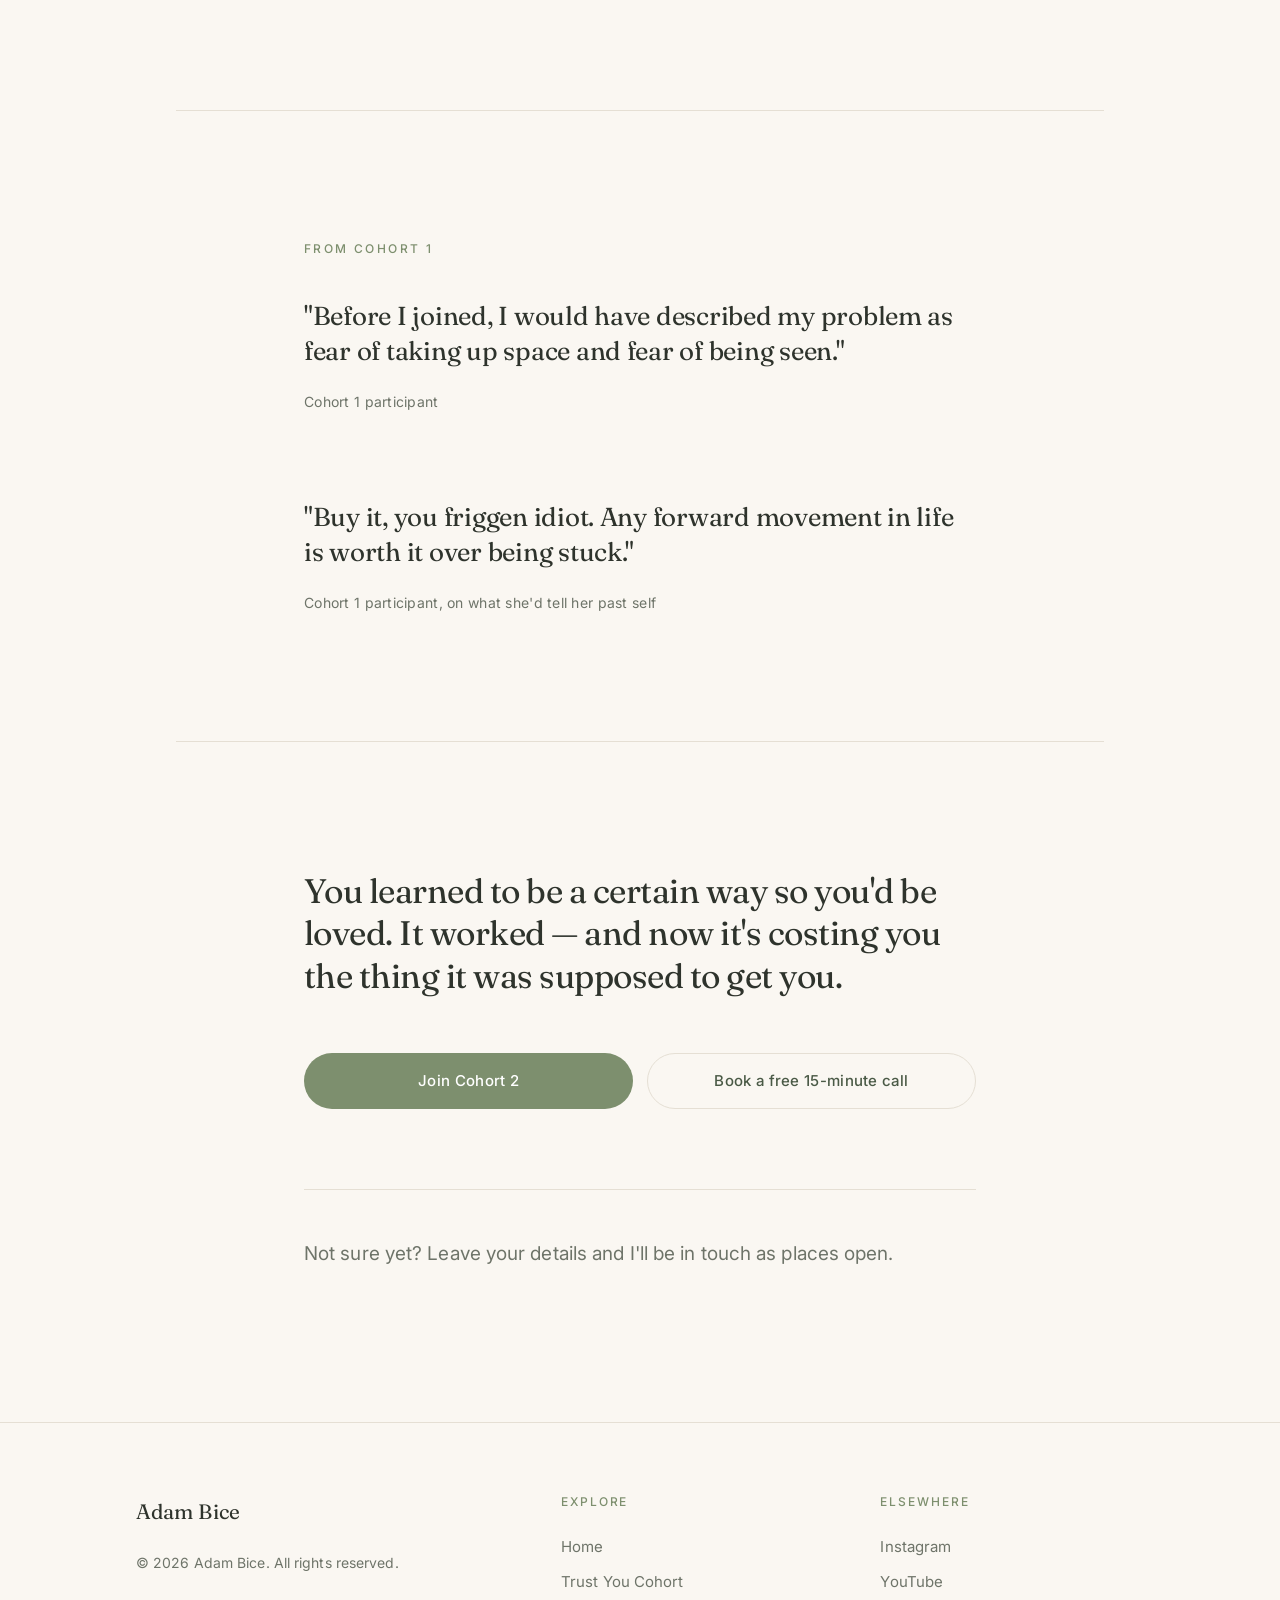
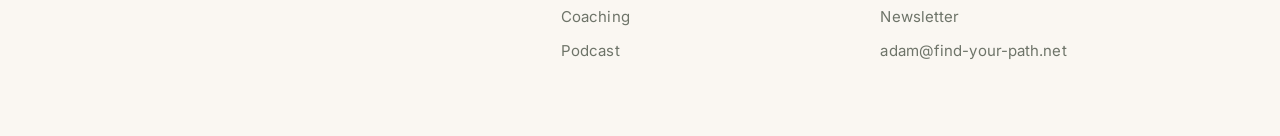
<file: trust-you-cohort.html>
<!DOCTYPE html>
<html lang="en">
<head>
  <meta charset="UTF-8" />
  <meta name="viewport" content="width=device-width, initial-scale=1.0" />
  <title>Trust You Cohort — Adam Bice</title>
  <meta name="description" content="Trust You is an 8-week live cohort for people who are tired of performing in their closest relationships. By the end of the cohort you will stop self-abandoning and trust yourself to be fully seen as who you really are." />
  <link rel="preconnect" href="https://fonts.googleapis.com" />
  <link rel="preconnect" href="https://fonts.gstatic.com" crossorigin />
  <link href="https://fonts.googleapis.com/css2?family=Fraunces:opsz,wght@9..144,300..500&family=Inter:wght@400;500&display=swap" rel="stylesheet" />
  <link rel="stylesheet" href="./styles.css" />
</head>
<body class="ty-page">

  <!-- ===== Header (shared) ===== -->
  <header class="site-header">
    <div class="wrap header-inner">
      <a class="wordmark" href="./index.html">Adam Bice</a>
      <nav class="site-nav" aria-label="Main">
        <a href="./index.html">Home</a>
        <a href="./trust-you-cohort.html" class="active" aria-current="page">Trust You Cohort</a>
        <a href="./coaching.html">Coaching</a>
        <a href="./podcast.html">Podcast</a>
      </nav>
    </div>
  </header>

  <main>

    <!-- ===== 1. Course header ===== -->
    <section class="ty-masthead">
      <div class="wrap ty-measure">
        <h1 class="ty-wordmark">Trust You</h1>
        <p class="ty-meta">Starts 5 October 2026 &middot; 8-week live online cohort</p>
      </div>
    </section>

    <!-- ===== 2. Transformation &amp; promise ===== -->
    <section class="ty-section ty-hero">
      <div class="wrap ty-measure">
        <h2 class="ty-headline ty-reveal">
          You can be surrounded by people who love you and still feel like
          nobody really knows you.
        </h2>
        <p class="ty-lede ty-reveal">
          Trust You is an 8-week live cohort for people who are tired of
          performing in their closest relationships. By the end of the cohort
          you will stop self-abandoning and trust yourself to be fully seen as
          who you really are.
        </p>
      </div>

      <div class="wrap ty-measure-wide">
        <!-- Video sales letter slot. Nothing renders until it's ready:
             uncomment the figure below and swap in the real VIDEO_ID.

        <figure class="ty-figure ty-reveal">
          <div class="video-embed">
            <iframe src="https://www.youtube-nocookie.com/embed/VIDEO_ID" title="Trust You" loading="lazy" allowfullscreen></iframe>
          </div>
        </figure>
        -->
      </div>

      <div class="wrap ty-measure">
        <p class="ty-pullquote ty-reveal">
          Stop earning your place in your relationships. Start trusting you
          already have one.
        </p>
        <p class="ty-actions ty-reveal" id="ty-cta-top">
          <a class="btn btn-primary" href="https://buy.stripe.com/00w9AS8f3caYc2R9Ei1sQ03" target="_blank" rel="noopener">Join Cohort 2</a>
        </p>
      </div>
    </section>

    <hr class="ty-rule" />

    <!-- ===== 3. Does this sound familiar? ===== -->
    <section class="ty-section">
      <div class="wrap ty-measure">
        <p class="ty-eyebrow ty-reveal">Does this sound familiar?</p>
        <p class="ty-lead-line ty-reveal">Most of this never gets said out loud.</p>

        <ul class="ty-quiet">
          <li class="ty-reveal">You shrink in rooms and hold back what you actually think.</li>
          <li class="ty-reveal">You say yes when you mean no — and when you can't say no, you avoid the person instead.</li>
          <li class="ty-reveal">You rehearse the conversation for three days and never have it.</li>
          <li class="ty-reveal">You need to know how it'll go before you walk in.</li>
          <li class="ty-reveal">If someone asked what you actually want, you'd struggle to answer.</li>
          <li class="ty-reveal">You're the reliable one. The easy one. The one who's always fine.</li>
        </ul>

        <p class="ty-closing-line ty-reveal">You're loved. You're just not known.</p>
      </div>
    </section>

    <hr class="ty-rule" />

    <!-- ===== 4. Why I built this ===== -->
    <section class="ty-section">
      <div class="wrap ty-measure">
        <p class="ty-eyebrow ty-reveal">Why I built this</p>
        <p class="ty-lead-line ty-reveal">I loved people. I just never felt safe being myself around them.</p>
        <p class="ty-reveal">
          So I shrank in rooms. I hid what I thought. I couldn't say no, so I'd
          avoid people rather than disappoint them — the thought of letting
          someone down was unbearable.
        </p>
        <p class="ty-reveal">
          I was certain that if I told the truth about who I actually was,
          nobody would understand, and they'd leave.
        </p>
        <p class="ty-reveal">
          I never considered what I wanted. Not "I ignored my wants" — I
          genuinely didn't know what they were. And the caring, sensitive part
          of me, the best part, I treated as a weakness to hide.
        </p>
        <p class="ty-reveal">
          I was surrounded by people who loved me and I have never felt so
          alone.
        </p>
        <p class="ty-reveal">This cohort is the way out that I had to build for myself.</p>
      </div>

      <div class="wrap ty-measure-wide">
        <figure class="ty-figure ty-figure-portrait ty-reveal">
          <img src="./Photos/adam-web.jpg" alt="Adam Bice standing on a mountain trail beside a lake" width="900" height="1200" />
        </figure>
      </div>
    </section>

    <hr class="ty-rule" />

    <!-- ===== 5. Who it's for ===== -->
    <section class="ty-section">
      <div class="wrap ty-measure-wide">
        <p class="ty-eyebrow ty-reveal">Who it's for</p>
        <div class="ty-cols">
          <div class="ty-reveal">
            <h3 class="ty-col-head">This is for you if</h3>
            <ul class="ty-quiet ty-quiet-tight">
              <li>Your life looks fine from the outside and something in your closest relationships feels hollow.</li>
              <li>You avoid conflict and call it being easygoing.</li>
              <li>You over-give until you're empty, then feel guilty for being tired.</li>
              <li>You're willing to be seen while you're still working it out.</li>
            </ul>
          </div>
          <div class="ty-reveal">
            <h3 class="ty-col-head">This isn't for you if</h3>
            <ul class="ty-quiet ty-quiet-tight">
              <li>You're in crisis or an unsafe relationship — that needs proper support, not a group cohort.</li>
              <li>You're here to change someone else. This only works on your side.</li>
              <li>You want to watch it alone with your camera off.</li>
            </ul>
          </div>
        </div>
      </div>
    </section>

    <hr class="ty-rule" />

    <!-- ===== 6. The format ===== -->
    <section class="ty-section">
      <div class="wrap ty-measure">
        <p class="ty-eyebrow ty-reveal">The format</p>
        <p class="ty-lead-line ty-reveal">8 weeks. Live. Online. A small group.</p>

        <ul class="checklist ty-list ty-reveal">
          <li>7 live group workshops and 7 live group connection sessions — days and times advised closer to the start date</li>
          <li>Weekly experiments and accountability between sessions</li>
          <li>A community page with the materials, recordings, and a place to connect</li>
        </ul>

        <ol class="ty-weeks ty-reveal">
          <li>
            <span class="ty-week-no">Week 1</span>
            <span class="ty-week-title">1:1 call with me</span>
          </li>
          <li>
            <span class="ty-week-no">Week 2</span>
            <span class="ty-week-title">The Mask of Performance — the internal programming running your life</span>
          </li>
          <li>
            <span class="ty-week-no">Week 3</span>
            <span class="ty-week-title">The Experimental Mindset — how to build self-trust</span>
          </li>
          <li>
            <span class="ty-week-no">Week 4</span>
            <span class="ty-week-title">The Daily Practice — managing anxiety and creating internal safety</span>
          </li>
          <li>
            <span class="ty-week-no">Week 5</span>
            <span class="ty-week-title">The Kingdom — reparenting your parts and the golden algorithm</span>
          </li>
          <li>
            <span class="ty-week-no">Week 6</span>
            <span class="ty-week-title">Projections — changing the way you show up in your relationships</span>
          </li>
          <li>
            <span class="ty-week-no">Week 7</span>
            <span class="ty-week-title">The Dreamer — connect to your inner guide</span>
          </li>
          <li>
            <span class="ty-week-no">Week 8</span>
            <span class="ty-week-title">Taking Off The Mask — closing call</span>
          </li>
        </ol>

        <p class="ty-reveal">
          The group is the point, not the packaging. You can't learn to be seen
          on your own. Eight weeks of saying true things in front of people who
          started as strangers is the practice — for every relationship in your
          life.
        </p>
      </div>
    </section>

    <hr class="ty-rule" />

    <!-- ===== 7. Investment ===== -->
    <section class="ty-section">
      <div class="wrap ty-measure">
        <p class="ty-eyebrow ty-reveal">Investment</p>
        <p class="ty-price ty-reveal">$1,800 AUD</p>
        <p class="ty-price-note ty-reveal">Until 21 September 2026. $2,100 AUD after that.</p>

        <div class="ty-guarantee ty-reveal">
          <p>
            Do the weekly experiments, attend every call, and if you still
            don't feel seen in your relationships, I'll refund you.
          </p>
          <p class="ty-guarantee-note">
            No fine print. If you do the work and it doesn't move you, you
            shouldn't pay. Simple.
          </p>
        </div>

        <p class="ty-actions ty-reveal">
          <a class="btn btn-primary" href="https://buy.stripe.com/00w9AS8f3caYc2R9Ei1sQ03" target="_blank" rel="noopener">Join Cohort 2</a>
        </p>
      </div>
    </section>

    <hr class="ty-rule" />

    <!-- ===== 8. Testimonials ===== -->
    <section class="ty-section">
      <div class="wrap ty-measure">
        <p class="ty-eyebrow ty-reveal">From Cohort 1</p>

        <blockquote class="ty-quote ty-reveal">
          <p>
            "Before I joined, I would have described my problem as fear of
            taking up space and fear of being seen."
          </p>
          <cite>Cohort 1 participant</cite>
        </blockquote>

        <blockquote class="ty-quote ty-reveal">
          <p>
            "Buy it, you friggen idiot. Any forward movement in life is worth it
            over being stuck."
          </p>
          <cite>Cohort 1 participant, on what she'd tell her past self</cite>
        </blockquote>

        <!-- Room for 1–2 more. Copy the block above and fill in:
        <blockquote class="ty-quote ty-reveal">
          <p>"…"</p>
          <cite>Cohort 1 participant</cite>
        </blockquote>
        -->
      </div>
    </section>

    <hr class="ty-rule" />

    <!-- ===== 9. Final call to action ===== -->
    <section class="ty-section ty-final" id="join">
      <div class="wrap ty-measure">
        <p class="ty-closing-line ty-reveal">
          You learned to be a certain way so you'd be loved. It worked — and now
          it's costing you the thing it was supposed to get you.
        </p>

        <div class="ty-actions ty-actions-pair ty-reveal">
          <a class="btn btn-primary" href="https://buy.stripe.com/00w9AS8f3caYc2R9Ei1sQ03" target="_blank" rel="noopener">Join Cohort 2</a>
          <a class="btn btn-outline" href="https://book.itsjustfrank.com/trust-you" target="_blank" rel="noopener">Book a free 15-minute call</a>
        </div>

        <div class="ty-form ty-reveal" id="join-form">
          <p class="ty-form-note">
            Not sure yet? Leave your details and I'll be in touch as places open.
          </p>
          <div class="form-embed">
            <script async data-uid="ef26e8ce91" src="https://adam-bice.kit.com/ef26e8ce91/index.js"></script>
          </div>
        </div>
      </div>
    </section>

  </main>

  <!-- ===== Sticky CTA (mobile) ===== -->
  <div class="ty-sticky" id="ty-sticky" aria-hidden="true">
    <a class="btn btn-primary" href="https://buy.stripe.com/00w9AS8f3caYc2R9Ei1sQ03" target="_blank" rel="noopener">Join Cohort 2</a>
    <a class="ty-sticky-alt" href="https://book.itsjustfrank.com/trust-you" target="_blank" rel="noopener">Free 15-min call</a>
  </div>

  <!-- ===== Footer (shared) ===== -->
  <footer class="site-footer">
    <div class="wrap footer-inner">
      <div class="footer-brand">
        <p class="footer-name">Adam Bice</p>
        <p class="footer-copy">&copy; <span id="year">2026</span> Adam Bice. All rights reserved.</p>
      </div>
      <nav class="footer-col" aria-label="Footer">
        <h2 class="footer-heading">Explore</h2>
        <a href="./index.html">Home</a>
        <a href="./trust-you-cohort.html">Trust You Cohort</a>
        <a href="./coaching.html">Coaching</a>
        <a href="./podcast.html">Podcast</a>
      </nav>
      <div class="footer-col">
        <h2 class="footer-heading">Elsewhere</h2>
        <a href="https://www.instagram.com/adambice_/" target="_blank" rel="noopener">Instagram</a>
        <a href="https://www.youtube.com/@Adam-Bice" target="_blank" rel="noopener">YouTube</a>
        <a href="https://theexperimentalist.crd.co" target="_blank" rel="noopener">Newsletter</a>
        <a href="mailto:adam@find-your-path.net">adam@find-your-path.net</a>
      </div>
    </div>
  </footer>

  <script>
    document.getElementById('year').textContent = new Date().getFullYear();

    (function () {
      var motionOK = !window.matchMedia('(prefers-reduced-motion: reduce)').matches;

      /* Fade-up on scroll. The hidden state is only ever applied when JS is
         running and motion is welcome, so no-JS and reduced-motion visitors
         always see the full page. */
      if (motionOK && 'IntersectionObserver' in window) {
        document.documentElement.classList.add('ty-anim');

        var reveals = document.querySelectorAll('.ty-reveal');
        var revealObserver = new IntersectionObserver(function (entries) {
          entries.forEach(function (entry) {
            if (entry.isIntersecting) {
              entry.target.classList.add('is-visible');
              revealObserver.unobserve(entry.target);
            }
          });
        }, { rootMargin: '0px 0px -8% 0px', threshold: 0.1 });

        reveals.forEach(function (el) { revealObserver.observe(el); });
      }

      /* Sticky CTA appears once the first call to action has scrolled away.
         A scroll listener rather than an observer, so an anchor jump past the
         sentinel still resolves to the right state. */
      var sticky = document.getElementById('ty-sticky');
      var sentinel = document.getElementById('ty-cta-top');

      if (sticky && sentinel) {
        var ticking = false;

        var syncSticky = function () {
          ticking = false;
          var passed = sentinel.getBoundingClientRect().bottom < 0;
          sticky.classList.toggle('is-visible', passed);
          sticky.setAttribute('aria-hidden', passed ? 'false' : 'true');
        };

        window.addEventListener('scroll', function () {
          if (!ticking) {
            ticking = true;
            window.requestAnimationFrame(syncSticky);
          }
        }, { passive: true });

        window.addEventListener('resize', syncSticky);
        syncSticky();
      }
    })();
  </script>

</body>
</html>
</file>
<file: styles.css>
/* ==========================================================================
   Adam Bice — shared styles
   Plain CSS, no build step. Loaded by every page.
   ========================================================================== */

:root {
  --cream: #faf7f2;
  --card: #fffdfa;
  --sage: #7d8f6e;
  --sage-soft: #eef1e9;
  --forest: #4a5a46;
  --ink: #2e332c;
  --muted: #6e7469;
  --border: #e5dfd4;

  --serif: "Fraunces", "Iowan Old Style", "Palatino Linotype", Palatino,
    Georgia, "Times New Roman", serif;
  --sans: "Inter", -apple-system, BlinkMacSystemFont, "Segoe UI", Roboto,
    Helvetica, Arial, sans-serif;

  --wrap: 68rem;
  --radius: 14px;
  --section-y: clamp(4rem, 9vw, 7rem);
}

*,
*::before,
*::after {
  box-sizing: border-box;
}

* {
  margin: 0;
  padding: 0;
}

html {
  scroll-behavior: smooth;
  -webkit-text-size-adjust: 100%;
}

body {
  background: var(--cream);
  color: var(--ink);
  font-family: var(--sans);
  font-size: 1.0625rem;
  line-height: 1.7;
  font-weight: 400;
  letter-spacing: 0.005em;
  -webkit-font-smoothing: antialiased;
  display: flex;
  flex-direction: column;
  min-height: 100vh;
}

main {
  flex: 1 0 auto;
}

img {
  max-width: 100%;
  display: block;
}

a {
  color: var(--forest);
  text-decoration-color: var(--border);
  text-underline-offset: 3px;
  transition: color 0.2s ease, text-decoration-color 0.2s ease;
}

a:hover {
  color: var(--sage);
  text-decoration-color: currentColor;
}

:focus-visible {
  outline: 2px solid var(--sage);
  outline-offset: 3px;
  border-radius: 2px;
}

h1,
h2,
h3 {
  font-family: var(--serif);
  font-weight: 400;
  line-height: 1.15;
  letter-spacing: -0.015em;
  color: var(--ink);
}

.wrap {
  width: 100%;
  max-width: var(--wrap);
  margin-inline: auto;
  padding-inline: clamp(1.25rem, 5vw, 2.5rem);
}

.section {
  padding-block: var(--section-y);
}

.prose {
  max-width: 34rem;
}

.eyebrow {
  font-size: 0.75rem;
  letter-spacing: 0.16em;
  text-transform: uppercase;
  color: var(--sage);
  font-weight: 500;
  margin-bottom: 1rem;
}

.lede {
  font-size: clamp(1.0625rem, 2vw, 1.1875rem);
  color: var(--muted);
}

/* --------------------------------------------------------------- Buttons */

.btn {
  display: inline-block;
  padding: 0.9rem 1.9rem;
  border-radius: 999px;
  font-size: 0.9375rem;
  font-weight: 500;
  letter-spacing: 0.02em;
  text-decoration: none;
  border: 1px solid transparent;
  transition: background 0.2s ease, color 0.2s ease, border-color 0.2s ease,
    transform 0.2s ease;
}

.btn-primary {
  background: var(--sage);
  color: #fff;
}

.btn-primary:hover {
  background: var(--forest);
  color: #fff;
  transform: translateY(-1px);
}

.btn-outline {
  border-color: var(--border);
  color: var(--forest);
  background: transparent;
}

.btn-outline:hover {
  border-color: var(--sage);
  color: var(--forest);
  background: var(--sage-soft);
  transform: translateY(-1px);
}

/* ---------------------------------------------------------------- Header */

.site-header {
  border-bottom: 1px solid var(--border);
  background: var(--cream);
}

.header-inner {
  display: flex;
  align-items: center;
  justify-content: space-between;
  gap: 1.5rem;
  padding-block: 1.4rem;
}

.wordmark {
  font-family: var(--serif);
  font-size: 1.3rem;
  letter-spacing: -0.01em;
  color: var(--ink);
  text-decoration: none;
  white-space: nowrap;
}

.wordmark:hover {
  color: var(--sage);
}

.site-nav {
  display: flex;
  flex-wrap: wrap;
  align-items: center;
  gap: clamp(1.1rem, 3vw, 2.1rem);
}

.site-nav a {
  position: relative;
  font-size: 0.9375rem;
  color: var(--muted);
  text-decoration: none;
  padding-block: 0.35rem;
  white-space: nowrap;
}

.site-nav a:hover {
  color: var(--ink);
}

.site-nav a.active {
  color: var(--ink);
}

.site-nav a.active::after {
  content: "";
  position: absolute;
  left: 0;
  right: 0;
  bottom: 0;
  height: 2px;
  background: var(--sage);
  border-radius: 2px;
}

/* ------------------------------------------------------------------ Hero */

.hero {
  padding-block: clamp(4.5rem, 12vw, 8.5rem);
  text-align: center;
}

.hero h1 {
  font-size: clamp(3rem, 10vw, 5.5rem);
  margin-bottom: 1.25rem;
}

.hero-tagline {
  font-size: clamp(1.0625rem, 2.4vw, 1.3125rem);
  color: var(--muted);
  max-width: 34rem;
  margin: 0 auto 2.5rem;
}

.hero .btn {
  margin-bottom: 2.75rem;
}

/* --------------------------------------------------------- Social icons */

.socials {
  display: flex;
  justify-content: center;
  gap: 1.4rem;
}

.socials a {
  color: var(--muted);
  display: inline-flex;
  transition: color 0.2s ease, transform 0.2s ease;
}

.socials a:hover {
  color: var(--sage);
  transform: translateY(-2px);
}

.socials svg {
  width: 21px;
  height: 21px;
}

/* ------------------------------------------------------------ Page intro */

.page-intro {
  padding-block: clamp(3.5rem, 9vw, 6rem) clamp(2rem, 5vw, 3rem);
  text-align: center;
}

.page-intro h1 {
  font-size: clamp(2.25rem, 6vw, 3.5rem);
  margin-bottom: 1.25rem;
}

.page-intro .lede {
  max-width: 36rem;
  margin-inline: auto;
}

.pill {
  display: inline-block;
  background: var(--sage-soft);
  color: var(--forest);
  border-radius: 999px;
  padding: 0.4rem 1rem;
  font-size: 0.75rem;
  font-weight: 500;
  letter-spacing: 0.14em;
  text-transform: uppercase;
  margin-bottom: 1.5rem;
}

/* ------------------------------------------------------------ Story grid */

.story {
  display: grid;
  grid-template-columns: 0.85fr 1fr;
  gap: clamp(2.5rem, 6vw, 4.5rem);
  align-items: center;
}

/* Two text columns (no photo) — even widths, aligned to the top. */
.story-split {
  grid-template-columns: 1fr 1fr;
  align-items: start;
}

.story-photo img {
  width: 100%;
  height: auto; /* beats the width/height attrs so aspect-ratio can apply */
  border-radius: var(--radius);
  aspect-ratio: 4 / 5;
  object-fit: cover;
  object-position: center 35%;
}

.story h2 {
  font-size: clamp(1.85rem, 4vw, 2.5rem);
  margin-bottom: 1.5rem;
}

.story p + p {
  margin-top: 1.1rem;
}

.story .btn {
  margin-top: 2rem;
}

/* ----------------------------------------------------------------- Cards */

.section-head {
  text-align: center;
  margin-bottom: clamp(2.5rem, 5vw, 3.5rem);
}

.section-head h2 {
  font-size: clamp(1.85rem, 4vw, 2.5rem);
  margin-bottom: 0.85rem;
}

.section-head .lede {
  max-width: 34rem;
  margin-inline: auto;
}

.cards {
  display: grid;
  gap: 1.5rem;
}

.cards-2 {
  grid-template-columns: repeat(2, 1fr);
}

.cards-3 {
  grid-template-columns: repeat(3, 1fr);
}

.card {
  background: var(--card);
  border: 1px solid var(--border);
  border-radius: var(--radius);
  padding: clamp(1.85rem, 4vw, 2.5rem);
  display: flex;
  flex-direction: column;
  transition: border-color 0.2s ease, transform 0.2s ease;
}

.card:hover {
  border-color: var(--sage);
  transform: translateY(-3px);
}

.card h3 {
  font-size: 1.5rem;
  margin-bottom: 0.85rem;
}

.card p {
  color: var(--muted);
  margin-bottom: 1.5rem;
}

.card .card-link,
.card .btn {
  margin-top: auto;
  align-self: flex-start;
}

.card-link {
  font-size: 0.9375rem;
  font-weight: 500;
  text-decoration: none;
  color: var(--forest);
}

.card-link:hover {
  color: var(--sage);
}

.card-link::after {
  content: " \2192";
}

.card-tag {
  display: inline-block;
  font-size: 0.7rem;
  letter-spacing: 0.14em;
  text-transform: uppercase;
  color: var(--sage);
  font-weight: 500;
  margin-bottom: 0.75rem;
}

.card-meta {
  border-top: 1px solid var(--border);
  padding-top: 1.1rem;
  margin-bottom: 1.5rem;
  font-size: 0.9375rem;
  color: var(--muted);
}

/* ------------------------------------------------------------ Tinted band */

.band {
  background: var(--sage-soft);
  border-block: 1px solid var(--border);
}

.band-inner {
  text-align: center;
  max-width: 40rem;
  margin-inline: auto;
}

.band h2 {
  font-size: clamp(1.85rem, 4vw, 2.5rem);
  margin-bottom: 1.1rem;
}

.band p {
  color: var(--forest);
  margin-bottom: 2rem;
}

.newsletter-copy {
  margin-bottom: 2rem;
}

.checklist-note {
  margin-top: 2rem;
  max-width: 34rem;
}

.band-actions {
  display: flex;
  flex-wrap: wrap;
  gap: 0.85rem;
  justify-content: center;
}

/* --------------------------------------------------------------- Feature list */

.checklist {
  list-style: none;
  display: grid;
  gap: 0.9rem;
  max-width: 34rem;
}

.checklist li {
  position: relative;
  padding-left: 1.75rem;
  color: var(--muted);
}

.checklist li::before {
  content: "";
  position: absolute;
  left: 0;
  top: 0.72em;
  width: 8px;
  height: 8px;
  border-radius: 50%;
  background: var(--sage);
}

/* --------------------------------------------------------------- Embeds */

.embed {
  max-width: 50rem;
  margin-inline: auto;
}

.embed iframe {
  display: block;
  width: 100%;
}

.video-embed {
  max-width: 50rem;
  margin-inline: auto;
  aspect-ratio: 16 / 9;
  border-radius: var(--radius);
  overflow: hidden;
  background: var(--ink);
}

.video-embed iframe {
  width: 100%;
  height: 100%;
  border: 0;
  display: block;
}

.video-actions {
  margin-top: 2.25rem;
}

.form-embed {
  max-width: 34rem;
  margin-inline: auto;
}

/* The Kit embed arrives with its own template styling (a decorative photo
   column, pink button, white card). The snippet itself is untouched — these
   rules just neutralise that styling so the form matches the site. !important
   is needed because Kit sets several of these inline. */
.form-embed .formkit-form {
  background-color: transparent !important;
  background-image: none !important;
  border: 0 !important;
  border-radius: 0 !important;
  box-shadow: none !important;
  width: 100% !important;
  max-width: 100% !important;
  min-width: 0 !important;
  font-family: var(--sans) !important;
}

.form-embed .formkit-background,
.form-embed .formkit-header,
.form-embed .formkit-subheader {
  display: none !important;
}

.form-embed .formkit-column {
  padding: 0 !important;
  width: 100% !important;
  max-width: 100% !important;
}

.form-embed .formkit-input {
  border: 1px solid var(--border) !important;
  border-radius: 8px !important;
  background-color: var(--card) !important;
  color: var(--ink) !important;
  font-family: var(--sans) !important;
  font-size: 1rem !important;
}

.form-embed .formkit-input::placeholder {
  color: var(--muted) !important;
}

.form-embed .formkit-submit {
  background-color: var(--sage) !important;
  border-radius: 999px !important;
  font-family: var(--sans) !important;
  font-weight: 500 !important;
  letter-spacing: 0.02em !important;
}

.form-embed .formkit-submit:hover {
  background-color: var(--forest) !important;
}

.form-embed .formkit-disclaimer,
.form-embed .formkit-powered-by-convertkit-container {
  font-family: var(--sans) !important;
  font-size: 0.8125rem !important;
  color: var(--muted) !important;
}

/* ------------------------------------------------------------ Link cards */

.link-grid {
  display: grid;
  grid-template-columns: repeat(auto-fit, minmax(15rem, 1fr));
  gap: 1rem;
}

.link-card {
  background: var(--card);
  border: 1px solid var(--border);
  border-radius: var(--radius);
  padding: 1.5rem 1.75rem;
  text-decoration: none;
  transition: border-color 0.2s ease, transform 0.2s ease;
}

.link-card:hover {
  border-color: var(--sage);
  transform: translateY(-3px);
}

.link-card strong {
  display: block;
  font-family: var(--serif);
  font-size: 1.2rem;
  font-weight: 400;
  color: var(--ink);
  margin-bottom: 0.3rem;
}

.link-card span {
  font-size: 0.9375rem;
  color: var(--muted);
}

/* ---------------------------------------------------------------- Footer */

.site-footer {
  border-top: 1px solid var(--border);
  padding-block: clamp(3rem, 6vw, 4.5rem);
  margin-top: auto;
}

.footer-inner {
  display: grid;
  grid-template-columns: 1.4fr 1fr 1fr;
  gap: clamp(2rem, 5vw, 3.5rem);
}

.footer-name {
  font-family: var(--serif);
  font-size: 1.3rem;
  margin-bottom: 0.6rem;
}

.footer-copy {
  font-size: 0.875rem;
  color: var(--muted);
}

.footer-heading {
  font-family: var(--sans);
  font-size: 0.75rem;
  font-weight: 500;
  letter-spacing: 0.16em;
  text-transform: uppercase;
  color: var(--sage);
  margin-bottom: 1rem;
}

.footer-col {
  display: flex;
  flex-direction: column;
  align-items: flex-start;
  gap: 0.6rem;
}

.footer-col a {
  font-size: 0.9375rem;
  color: var(--muted);
  text-decoration: none;
}

.footer-col a:hover {
  color: var(--ink);
}

/* ----------------------------------------------------------- Responsive */

@media (max-width: 860px) {
  .story {
    grid-template-columns: 1fr;
  }

  .story-photo {
    max-width: 24rem;
  }

  .story-photo img {
    aspect-ratio: 4 / 5;
  }

  .cards-2,
  .cards-3 {
    grid-template-columns: 1fr;
  }

  .footer-inner {
    grid-template-columns: 1fr 1fr;
  }

  .footer-brand {
    grid-column: 1 / -1;
  }
}

@media (max-width: 640px) {
  .header-inner {
    flex-direction: column;
    gap: 0.9rem;
    padding-block: 1.15rem;
  }

  .site-nav {
    justify-content: center;
    gap: 1.1rem 1.35rem;
  }

  .site-nav a {
    font-size: 0.875rem;
  }

  .story-photo {
    max-width: none;
  }

  .footer-inner {
    grid-template-columns: 1fr;
    gap: 2.25rem;
  }
}

@media (prefers-reduced-motion: reduce) {
  html {
    scroll-behavior: auto;
  }

  *,
  *::before,
  *::after {
    transition-duration: 0.01ms !important;
    animation-duration: 0.01ms !important;
  }
}

/* ==========================================================================
   Trust You sales page (trust-you-cohort.html only)
   Page-scoped: every rule below is prefixed .ty- or nested under .ty-page,
   so nothing here touches the other pages.
   ========================================================================== */

.ty-page {
  /* 17px floor on phones, 19px on desktop. */
  font-size: clamp(1.0625rem, 1.15vw + 0.85rem, 1.1875rem);
  line-height: 1.68;
  --ty-section-y: clamp(4.5rem, 11vw, 8rem);
  --ty-measure: 42rem;
  --ty-measure-wide: 58rem;
  --ty-gutter: clamp(1.25rem, 5vw, 2.5rem);
}

.ty-section {
  padding-block: var(--ty-section-y);
}

.ty-measure {
  max-width: calc(var(--ty-measure) + 2 * var(--ty-gutter));
}

.ty-measure-wide {
  max-width: calc(var(--ty-measure-wide) + 2 * var(--ty-gutter));
}

.ty-page p + p {
  margin-top: 1.35rem;
}

/* Hairline section dividers. */
.ty-rule {
  border: 0;
  height: 1px;
  background: var(--border);
  width: min(100% - 2 * var(--ty-gutter), var(--ty-measure-wide));
  margin-inline: auto;
}

/* ------------------------------------------------------- Course masthead */

.ty-masthead {
  padding-block: clamp(3rem, 8vw, 5rem) clamp(0.5rem, 2vw, 1rem);
}

.ty-wordmark {
  font-size: clamp(2.5rem, 8vw, 4rem);
  letter-spacing: -0.02em;
  margin-bottom: 1.1rem;
}

.ty-meta {
  font-size: 0.75rem;
  letter-spacing: 0.2em;
  text-transform: uppercase;
  color: var(--sage);
  font-weight: 500;
  line-height: 1.6;
}

/* -------------------------------------------------- Section labels & type */

.ty-eyebrow {
  font-size: 0.75rem;
  letter-spacing: 0.2em;
  text-transform: uppercase;
  color: var(--sage);
  font-weight: 500;
  margin-bottom: clamp(1.75rem, 4vw, 2.5rem);
}

.ty-headline {
  font-size: clamp(2rem, 5.2vw, 3.125rem);
  line-height: 1.14;
  margin-bottom: 1.75rem;
}

.ty-lede {
  font-size: 1.0625em;
  color: var(--muted);
}

.ty-lead-line {
  font-family: var(--serif);
  font-weight: 400;
  font-size: clamp(1.375rem, 3vw, 1.75rem);
  line-height: 1.3;
  letter-spacing: -0.012em;
  margin-bottom: 2rem;
}

.ty-closing-line {
  font-family: var(--serif);
  font-weight: 400;
  font-size: clamp(1.5rem, 3.6vw, 2.125rem);
  line-height: 1.24;
  letter-spacing: -0.015em;
}

.ty-pullquote {
  font-family: var(--serif);
  font-weight: 400;
  font-size: clamp(1.5rem, 3.6vw, 2.125rem);
  line-height: 1.26;
  letter-spacing: -0.015em;
  color: var(--forest);
  margin-block: clamp(3.5rem, 9vw, 6rem) 0;
}

/* ------------------------------------------------------------- Quiet list */

.ty-quiet {
  list-style: none;
  display: grid;
  gap: clamp(1.5rem, 3.5vw, 2.25rem);
  margin-top: clamp(2rem, 5vw, 3rem);
}

.ty-quiet-tight {
  gap: 1.35rem;
  margin-top: 1.75rem;
}

.ty-list {
  max-width: none;
  margin-top: 0;
  margin-bottom: 2.5rem;
}

.ty-section .checklist li {
  color: var(--ink);
}

/* The closing line of the pain list gets its own air. */
.ty-quiet + .ty-closing-line {
  margin-top: clamp(3.5rem, 9vw, 5.5rem);
}

/* --------------------------------------------------------------- Images */

.ty-figure {
  margin-block: clamp(3.5rem, 9vw, 5.5rem) 0;
}

.ty-figure img {
  width: 100%;
  height: auto;
  border-radius: var(--radius);
  aspect-ratio: 4 / 5;
  object-fit: cover;
  object-position: center 35%;
}

.ty-figure-portrait {
  max-width: 26rem;
  margin-inline: auto;
}

.ty-placeholder {
  display: grid;
  place-items: center;
  aspect-ratio: 4 / 3;
  max-width: 44rem;
  margin-inline: auto;
  border: 1px dashed var(--border);
  border-radius: var(--radius);
  background: var(--card);
}

.ty-placeholder-video {
  aspect-ratio: 16 / 9;
}

/* The real video embed inherits the same width as its placeholder. */
.ty-figure .video-embed {
  max-width: 44rem;
}

.ty-placeholder span {
  font-size: 0.75rem;
  letter-spacing: 0.2em;
  text-transform: uppercase;
  color: var(--muted);
}

/* ------------------------------------------------------------- Two columns */

.ty-cols {
  display: grid;
  grid-template-columns: 1fr 1fr;
  gap: clamp(2.5rem, 7vw, 5rem);
  align-items: start;
}

.ty-col-head {
  font-size: clamp(1.25rem, 2.4vw, 1.5rem);
  padding-bottom: 1.1rem;
  border-bottom: 1px solid var(--border);
}

/* ------------------------------------------------------------- Investment */

.ty-price {
  font-family: var(--serif);
  font-size: clamp(2.25rem, 6vw, 3.25rem);
  line-height: 1.1;
  letter-spacing: -0.02em;
}

.ty-price-note {
  color: var(--muted);
  margin-top: 0.75rem;
}

/* ----------------------------------------------------------- Testimonials */

.ty-quote {
  font-family: var(--serif);
  font-size: clamp(1.25rem, 2.8vw, 1.625rem);
  line-height: 1.35;
  letter-spacing: -0.01em;
}

.ty-quote + .ty-quote {
  margin-top: clamp(3.5rem, 9vw, 5.5rem);
}

.ty-quote cite {
  display: block;
  margin-top: 1.5rem;
  font-family: var(--sans);
  font-style: normal;
  font-size: 0.875rem;
  letter-spacing: 0.02em;
  color: var(--muted);
}

/* ------------------------------------------------------- Actions & form */

.ty-actions {
  margin-top: clamp(2.5rem, 6vw, 3.5rem);
}

.ty-actions-pair {
  display: flex;
  flex-wrap: wrap;
  gap: 0.85rem;
}

.ty-actions-pair .btn {
  flex: 1 1 15rem;
  text-align: center;
}

.ty-form {
  margin-top: clamp(3.5rem, 9vw, 5rem);
  padding-top: clamp(2.25rem, 5vw, 3rem);
  border-top: 1px solid var(--border);
}

.ty-form-note {
  color: var(--muted);
  margin-bottom: 1.5rem;
}

.ty-form .form-embed {
  margin-inline: 0;
}

/* ----------------------------------------------------------- Sticky CTA */

.ty-sticky {
  position: fixed;
  inset-inline: 0;
  bottom: 0;
  z-index: 20;
  display: none;
  align-items: center;
  justify-content: space-between;
  gap: 1rem;
  padding: 0.85rem clamp(1.25rem, 5vw, 2.5rem);
  padding-bottom: calc(0.85rem + env(safe-area-inset-bottom));
  background: var(--cream);
  border-top: 1px solid var(--border);
  transform: translateY(110%);
  transition: transform 0.3s ease;
}

.ty-sticky.is-visible {
  transform: translateY(0);
}

.ty-sticky .btn {
  padding: 0.75rem 1.5rem;
}

.ty-sticky-alt {
  font-size: 0.875rem;
  color: var(--forest);
  text-decoration: none;
  white-space: nowrap;
}

@media (max-width: 640px) {
  .ty-sticky {
    display: flex;
  }

  .ty-page .site-footer {
    padding-bottom: 6rem;
  }
}

/* --------------------------------------------------------- Reveal on scroll */

/* .ty-anim is added by the page script only when JS is running and the
   visitor has not asked for reduced motion — so the hidden state can never
   strand content. */
.ty-anim .ty-reveal {
  opacity: 0;
  transform: translateY(14px);
  transition: opacity 0.7s ease, transform 0.7s ease;
}

.ty-anim .ty-reveal.is-visible {
  opacity: 1;
  transform: none;
}

/* ----------------------------------------------------------- Responsive */

@media (max-width: 760px) {
  .ty-cols {
    grid-template-columns: 1fr;
  }
}

/* ------------------------------------------------------------ Week list */

.ty-weeks {
  list-style: none;
  margin-top: clamp(2.5rem, 6vw, 3.5rem);
  border-top: 1px solid var(--border);
}

.ty-weeks li {
  display: grid;
  grid-template-columns: 5.5rem 1fr;
  gap: 1rem;
  padding-block: 1.15rem;
  border-bottom: 1px solid var(--border);
}

.ty-week-no {
  font-size: 0.75rem;
  letter-spacing: 0.2em;
  text-transform: uppercase;
  color: var(--sage);
  font-weight: 500;
  padding-top: 0.45em;
}

.ty-weeks + p {
  margin-top: clamp(2.5rem, 6vw, 3.5rem);
}

@media (max-width: 560px) {
  .ty-weeks li {
    grid-template-columns: 1fr;
    gap: 0.3rem;
    padding-block: 1.35rem;
  }

  .ty-week-no {
    padding-top: 0;
  }
}

/* ------------------------------------------------------------- Guarantee */

.ty-guarantee {
  margin-top: clamp(2.5rem, 6vw, 3.5rem);
  padding-top: clamp(2rem, 5vw, 2.5rem);
  border-top: 1px solid var(--border);
}

.ty-guarantee-note {
  color: var(--muted);
}
</file>
